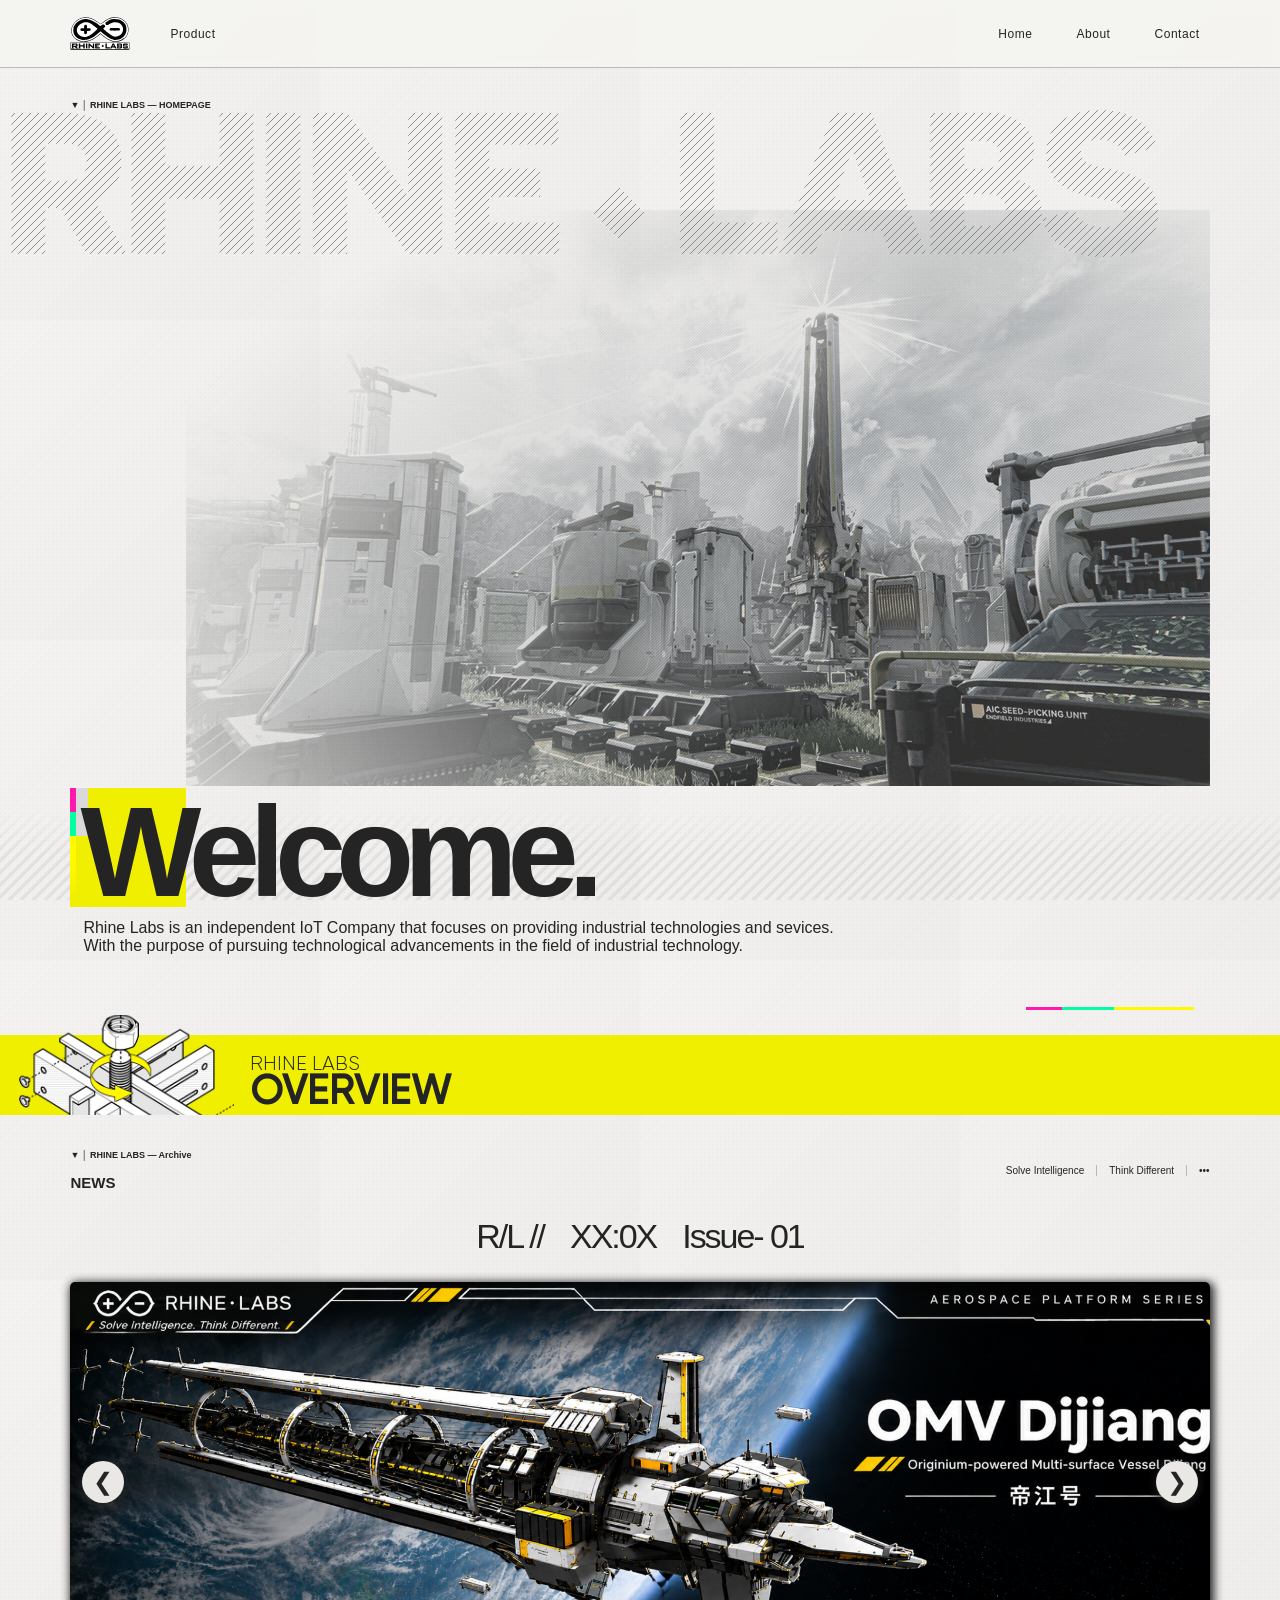
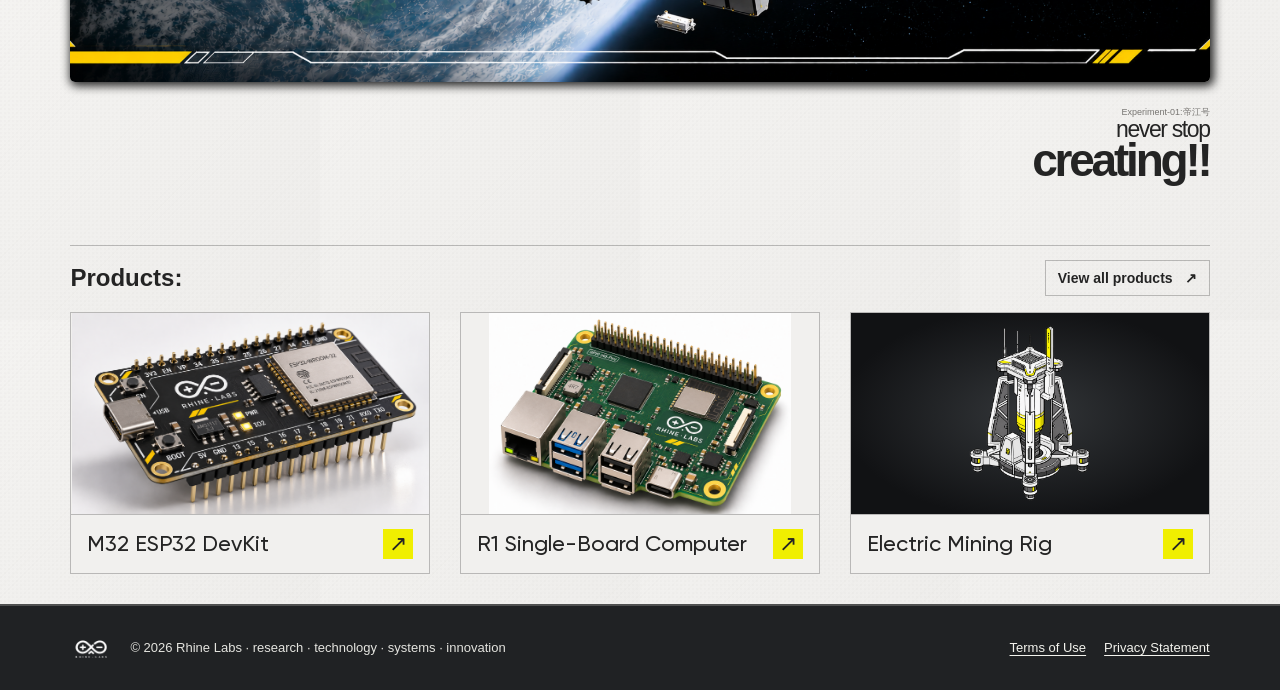
<file: Index.html>
<!DOCTYPE>
<html>
    <head>
        <meta charset="UTF-8"><!--For unicode(꒪▿꒪)-->
        <title>Rhine⬩Labs</title>
        <link rel="icon" type="image/x-icon" href="assets/Logo_ico.ico">
        <link rel="stylesheet" href="style.css">
        <link rel="stylesheet" href="media.css">
        <style>
            strong{font-size: 23px;line-height:0.9;letter-spacing:-.07em;}
        </style>
    </head>
    <body>
        <div class="shallowBg__lw6mP"></div>
        <nav class="navbar"style="position: sticky;top:0;">
            <div class="top_left_main">
                <div class="logo">
                    <img src="Assets/Dark mode.svg" alt="Rhine Labs">
                </div>
                <ul class="product-links">
                    <li><a href="products.html" class="product-item">Product</a></li>
                </ul>
            </div>
            <div class="top_right_nav">
                <ul class="nav-links">
                    <li><a href="Index.html" class="nav-item">Home</a></li>
                    <li><a href="aboutus.html" class="nav-item">About</a></li>
                    <li><a href="contactus.html" class="nav-item">Contact</a></li>
                </ul>
            </div>
        </nav>
        <main>
            <header class="HallowText_hollowText__OJN57" >RHINE⬩LABS</header>
            <div class="content_main page-shell">
                <div class="pagehead" style="margin-bottom: 100px;">
                    <small class="_mini_header_4RkDZ">▼ │ RHINE LABS — HOMEPAGE</small>
                </div>
                <div class="intro_section">
                    <img class="grey_mask_" src="Assets/Automated_Industry_Complex_(AIC).png" style="justify-self: end;max-width: 100%;overflow-x: auto;">
                    <div class="headline">
                        <h2>Welcome.</h2>
                    </div>
                    <p class="under_headlineC087"style="margin-bottom:50px;">Rhine Labs is an independent IoT Company that focuses on providing industrial technologies and sevices. With the purpose of pursuing technological advancements in the field of industrial technology.</p>
                    <div class="_colorLine__jnJPV"></div>
                </div>
            </div>
            <div class="_sectionDivider__PbN7_"><header class="_dividerSubtitle__bTAer">RHINE LABS</header><h2 class="_dividerTitle__yHdrt">OVERVIEW</h2></div>
            <section id="Overview"  class="page-shell">
                <div class="pagehead" style="margin-bottom: 20px;padding-top:15px ;">
                    <div>
                        <small class="_mini_header_4RkDZ" style="margin-bottom:13px ;">▼ │ RHINE LABS — Archive</small>
                        <h1>NEWS</h1>
                    </div>
                    <small class="mini_comment_text_4RkYZ">
                        <span>Solve Intelligence</span>
                        <span>Think Different</span>
                        <span>•••</span>
                    </small>
                </div>
                <p style="display: flex;justify-content: center;align-items: center;font-size:clamp(20px, 3vw, 34px);letter-spacing: -0.06em;gap: 26px;padding:6px 0px 26px;">
                    <span>R/L //</span>
                    <span>XX:0X</span>
                    <span>Issue- 01</span>
                </p>
                <div class="carousel" style="margin-inline: auto;">
                    <div class="track" id="track">
                        <img class="img_archive" src="Assets/OMV_Dijiang.png" alt="">
                        <img class="img_archive" src="Assets/RHINE LABS ESP32 DevKit Infographic-1.png" alt="">
                        <img class="img_archive" src="Assets/RHINE LABS SBC Technical Infographic-2.png" alt="">
                    </div>
                    <button class="prev" onclick="change(-1)">&#10094</button>
                    <button class="next" onclick="change(1)">&#10095</button>
                </div>
                <div class="base-row">
                    <div class="aside-statement">
                        <small>Experiment-01:帝江号</small>
                        <p>never stop<br><strong>creating!!</strong></p>
                    </div>
                </div>
                <div class="home-products-heading">
                    <h1>Products:</h1>
                    <a class="catalog-link" href="products.html">View all products <span aria-hidden="true">↗</span></a>
                </div>
                <div class="product-grid">                    
                    <a class="product-card product-card-link" href="products.html#m32">
                        <div class="product-card-media product-card-media--board">
                            <img src="Products Assets/M32.png" alt="">
                        </div>
                        <span class="product-card-info">
                            <span>M32 ESP32 DevKit</span>
                            <span class="product-card-arrow" aria-hidden="true">↗</span>
                        </span>
                    </a>
                    <a class="product-card product-card-link" href="products.html#R1">
                        <div class="product-card-media product-card-media--board">
                            <img src="Products Assets/R1.png" alt="">
                        </div>
                        <span class="product-card-info">
                            <span>R1 Single-Board Computer</span>
                            <span class="product-card-arrow" aria-hidden="true">↗</span>
                        </span>
                    </a>
                    <a class="product-card product-card-link" href="products.html#electric-mining-rig">
                        <div class="product-card-media product-card-media--equipment">
                            <img src="Products Assets/electric_miningrig_.png" alt="">
                        </div>
                        <span class="product-card-info">
                            <span>Electric Mining Rig</span>
                            <span class="product-card-arrow" aria-hidden="true">↗</span>
                        </span>
                    </a>
                </div>
            </section>
        </main>
        <footer class="page-footer">
            <img src="Assets/Logo_black.png" alt="">
            <p>© 2026 Rhine Labs · research · technology · systems · innovation</p>
            <nav class="footer-links" aria-label="ITE policies">
                <a href="https://www.ite.edu.sg/terms-of-use/">Terms of Use</a>
                <a href="https://www.ite.edu.sg/privacy-statement/">Privacy Statement</a>
            </nav>
        </footer>
        <script>
            const track = document.getElementById("track");
            const total = track.children.length;
            let index = 0;

            function change(dir){
                index = (index + dir + total) % total;
                track.style.transform = `translateX(-${index * 100}%)`;
            }
        </script>
    </body>
</html>
</file>
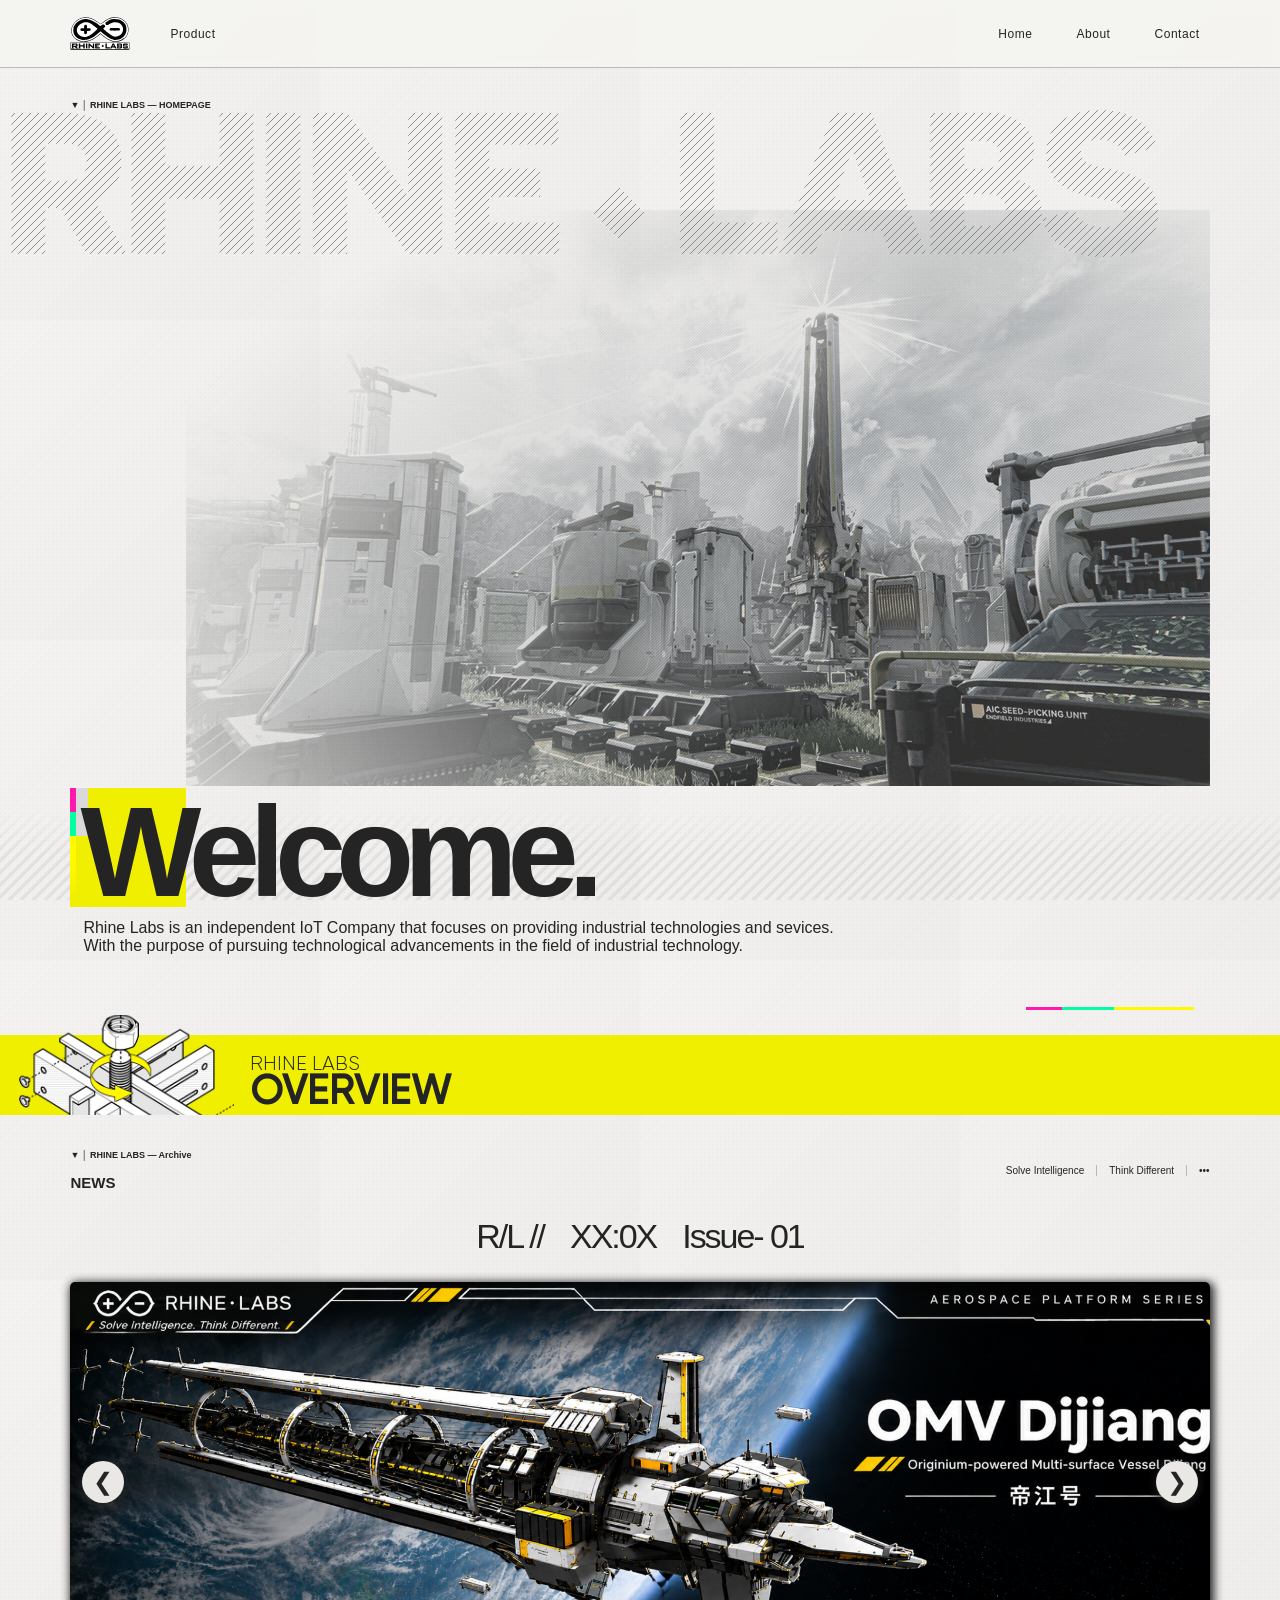
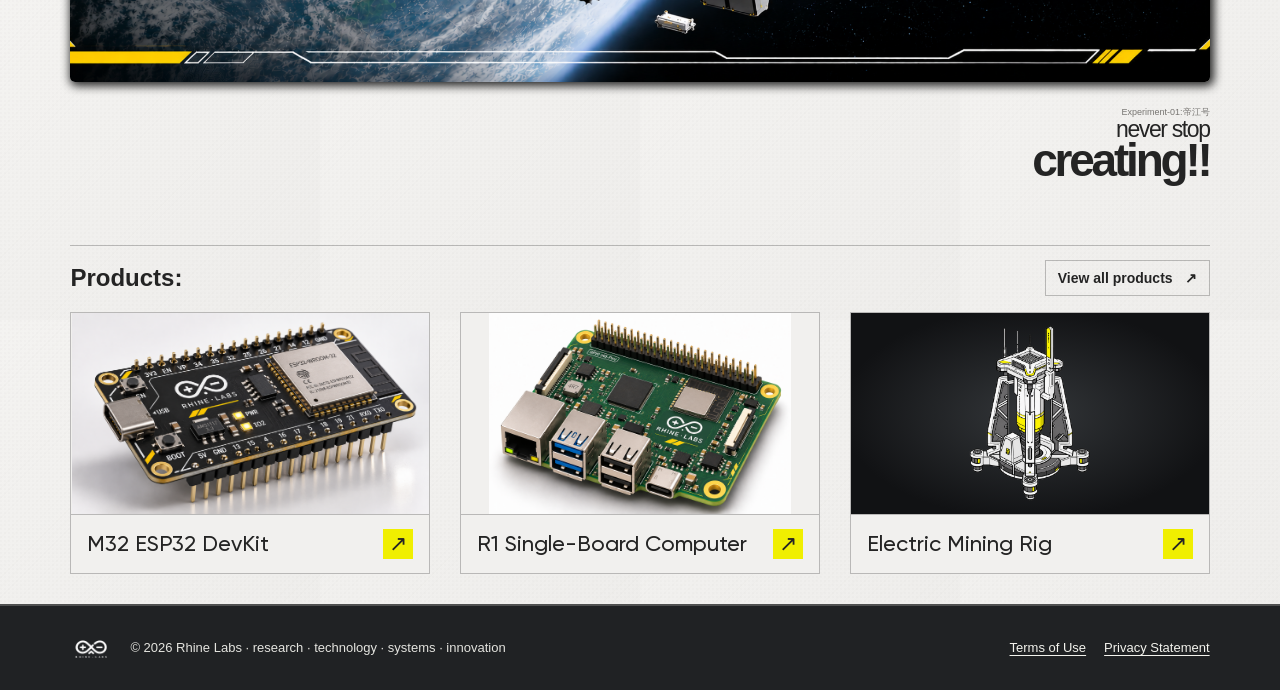
<file: index.html>
<!DOCTYPE html>
<html>
    <head>
        <meta charset="UTF-8"><!--For unicode(꒪▿꒪)-->
        <title>Rhine⬩Labs</title>
        <link rel="icon" type="image/x-icon" href="assets/Logo_ico.ico">
        <link rel="stylesheet" href="style.css">
        <link rel="stylesheet" href="media.css">
        <style>
            strong{font-size: 23px;line-height:0.9;letter-spacing:-.07em;}
        </style>
    </head>
    <body>
        <div class="shallowBg__lw6mP"></div>
        <nav class="navbar"style="position: sticky;top:0;">
            <div class="top_left_main">
                <div class="logo">
                    <img src="Assets/Dark mode.svg" alt="Rhine Labs">
                </div>
                <ul class="product-links">
                    <li><a href="products.html" class="product-item">Product</a></li>
                </ul>
            </div>
            <div class="top_right_nav">
                <ul class="nav-links">
                    <li><a href="index.html" class="nav-item">Home</a></li>
                    <li><a href="aboutus.html" class="nav-item">About</a></li>
                    <li><a href="contactus.html" class="nav-item">Contact</a></li>
                </ul>
            </div>
        </nav>
        <main>
            <header class="HallowText_hollowText__OJN57" style="overflow:hiddent;" >RHINE⬩LABS</header>
            <div class="content_main page-shell">
                <div class="pagehead" style="margin-bottom: 100px;">
                    <small class="_mini_header_4RkDZ">▼ │ RHINE LABS — HOMEPAGE</small>
                </div>
                <div class="intro_section">
                    <img class="grey_mask_" src="Assets/Automated_Industry_Complex_(AIC).png" style="justify-self: end;max-width: 100%;overflow-x: auto;">
                    <div class="headline">
                        <h2>Welcome.</h2>
                    </div>
                    <p class="under_headlineC087"style="margin-bottom:50px;">Rhine Labs is an independent IoT Company that focuses on providing industrial technologies and sevices. With the purpose of pursuing technological advancements in the field of industrial technology.</p>
                    <div class="_colorLine__jnJPV"></div>
                </div>
            </div>
            <div class="_sectionDivider__PbN7_"><header class="_dividerSubtitle__bTAer">RHINE LABS</header><h2 class="_dividerTitle__yHdrt">OVERVIEW</h2></div>
            <section id="Overview"  class="page-shell">
                <div class="pagehead" style="margin-bottom: 20px;padding-top:15px ;">
                    <div>
                        <small class="_mini_header_4RkDZ" style="margin-bottom:13px ;">▼ │ RHINE LABS — Archive</small>
                        <h1>NEWS</h1>
                    </div>
                    <small class="mini_comment_text_4RkYZ">
                        <span>Solve Intelligence</span>
                        <span>Think Different</span>
                        <span>•••</span>
                    </small>
                </div>
                <p style="display: flex;justify-content: center;align-items: center;font-size:clamp(20px, 3vw, 34px);letter-spacing: -0.06em;gap: 26px;padding:6px 0px 26px;">
                    <span>R/L //</span>
                    <span>XX:0X</span>
                    <span>Issue- 01</span>
                </p>
                <div class="carousel" style="margin-inline: auto;">
                    <div class="track" id="track">
                        <img class="img_archive" src="Assets/OMV_Dijiang.png" alt="">
                        <img class="img_archive" src="Assets/RHINE LABS ESP32 DevKit Infographic-1.png" alt="">
                        <img class="img_archive" src="Assets/RHINE LABS SBC Technical Infographic-2.png" alt="">
                    </div>
                    <button class="prev" onclick="change(-1)">&#10094</button>
                    <button class="next" onclick="change(1)">&#10095</button>
                </div>
                <div class="base-row">
                    <div class="aside-statement">
                        <small>Experiment-01:帝江号</small>
                        <p>never stop<br><strong>creating!!</strong></p>
                    </div>
                </div>
                <div class="home-products-heading">
                    <h1>Products:</h1>
                    <a class="catalog-link" href="products.html">View all products <span aria-hidden="true">↗</span></a>
                </div>
                <div class="product-grid">                    
                    <a class="product-card product-card-link" href="products.html#m32">
                        <div class="product-card-media product-card-media--board">
                            <img src="Products Assets/M32.png" alt="">
                        </div>
                        <span class="product-card-info">
                            <span>M32 ESP32 DevKit</span>
                            <span class="product-card-arrow" aria-hidden="true">↗</span>
                        </span>
                    </a>
                    <a class="product-card product-card-link" href="products.html#R1">
                        <div class="product-card-media product-card-media--board">
                            <img src="Products Assets/R1.png" alt="">
                        </div>
                        <span class="product-card-info">
                            <span>R1 Single-Board Computer</span>
                            <span class="product-card-arrow" aria-hidden="true">↗</span>
                        </span>
                    </a>
                    <a class="product-card product-card-link" href="products.html#electric-mining-rig">
                        <div class="product-card-media product-card-media--equipment">
                            <img src="Products Assets/electric_miningrig_.png" alt="">
                        </div>
                        <span class="product-card-info">
                            <span>Electric Mining Rig</span>
                            <span class="product-card-arrow" aria-hidden="true">↗</span>
                        </span>
                    </a>
                </div>
            </section>
        </main>
        <footer class="page-footer">
            <img src="Assets/Logo_black.png" alt="">
            <p>© 2026 Rhine Labs · research · technology · systems · innovation</p>
            <nav class="footer-links" aria-label="ITE policies">
                <a href="https://www.ite.edu.sg/terms-of-use/">Terms of Use</a>
                <a href="https://www.ite.edu.sg/privacy-statement/">Privacy Statement</a>
            </nav>
        </footer>
        <script>
            const track = document.getElementById("track");
            const total = track.children.length;
            let index = 0;

            function change(dir){
                index = (index + dir + total) % total;
                track.style.transform = `translateX(-${index * 100}%)`;
            }
        </script>
    </body>
</html>
</file>
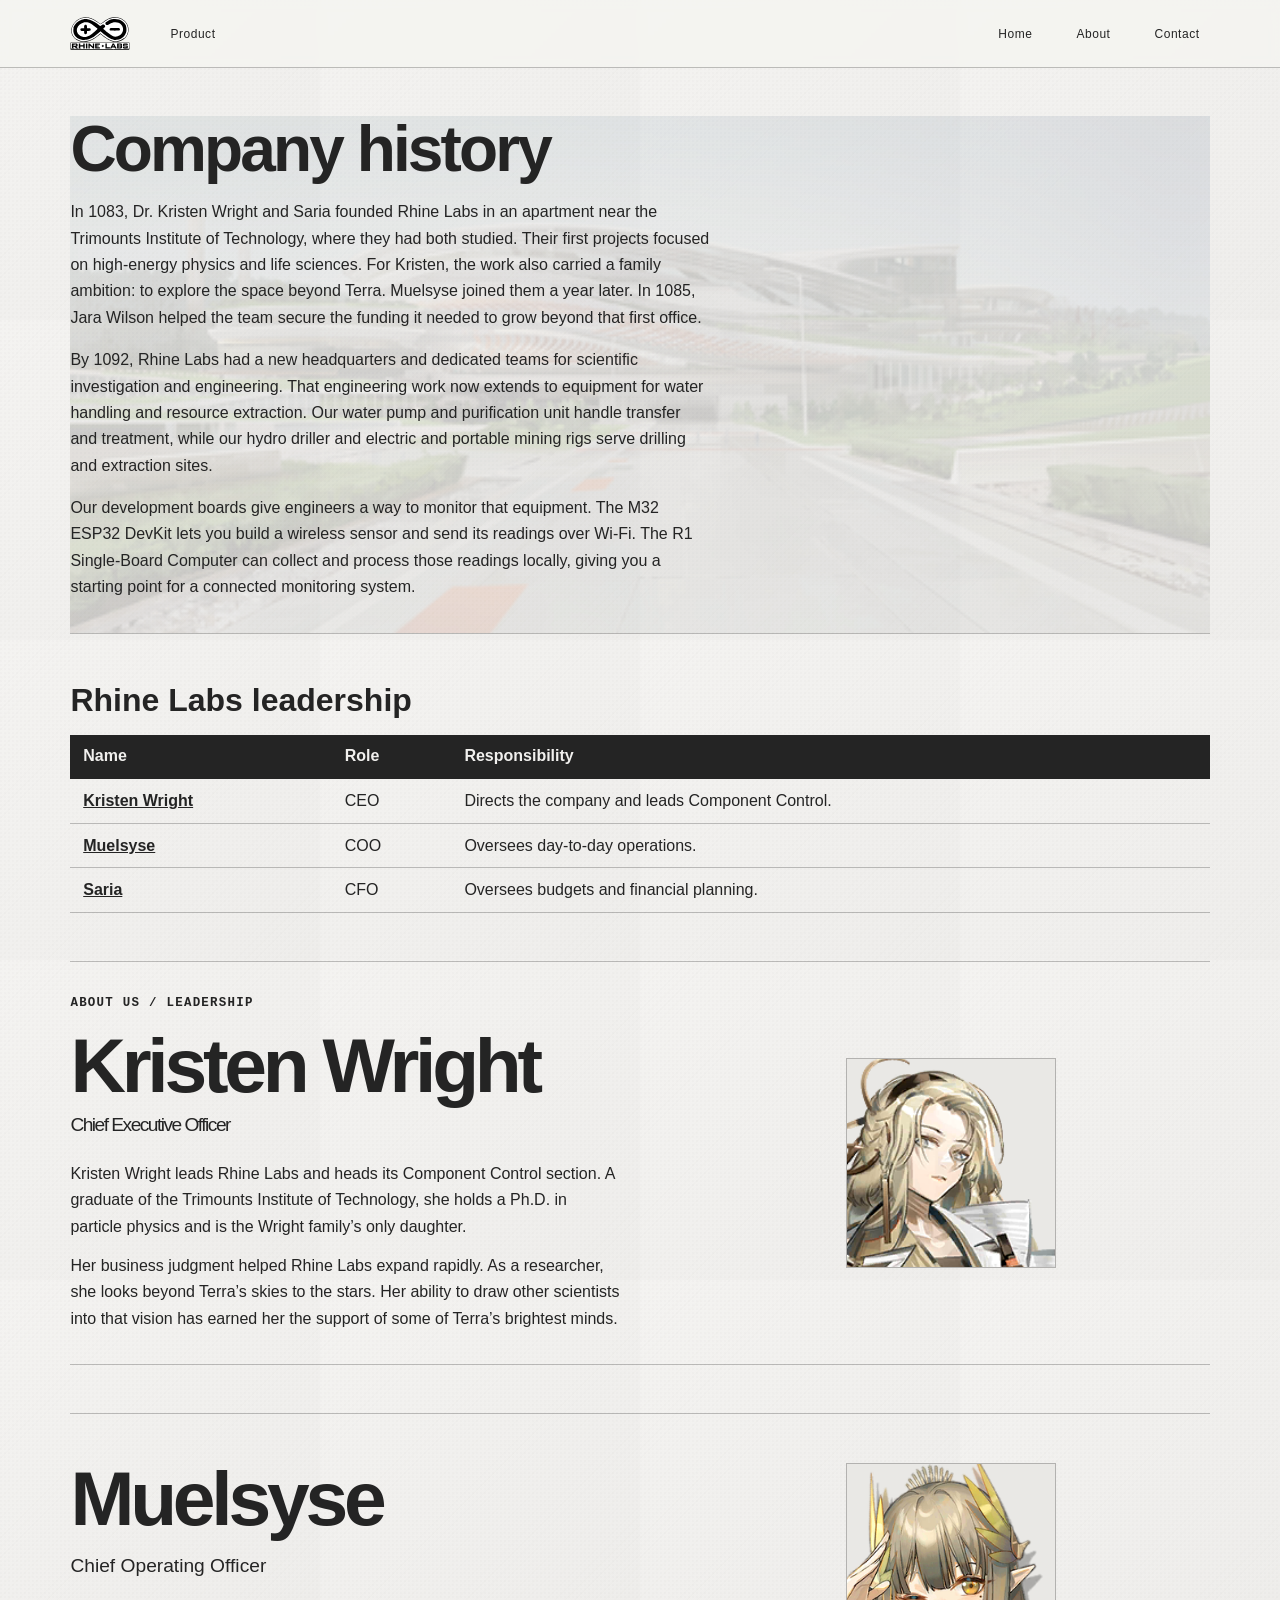
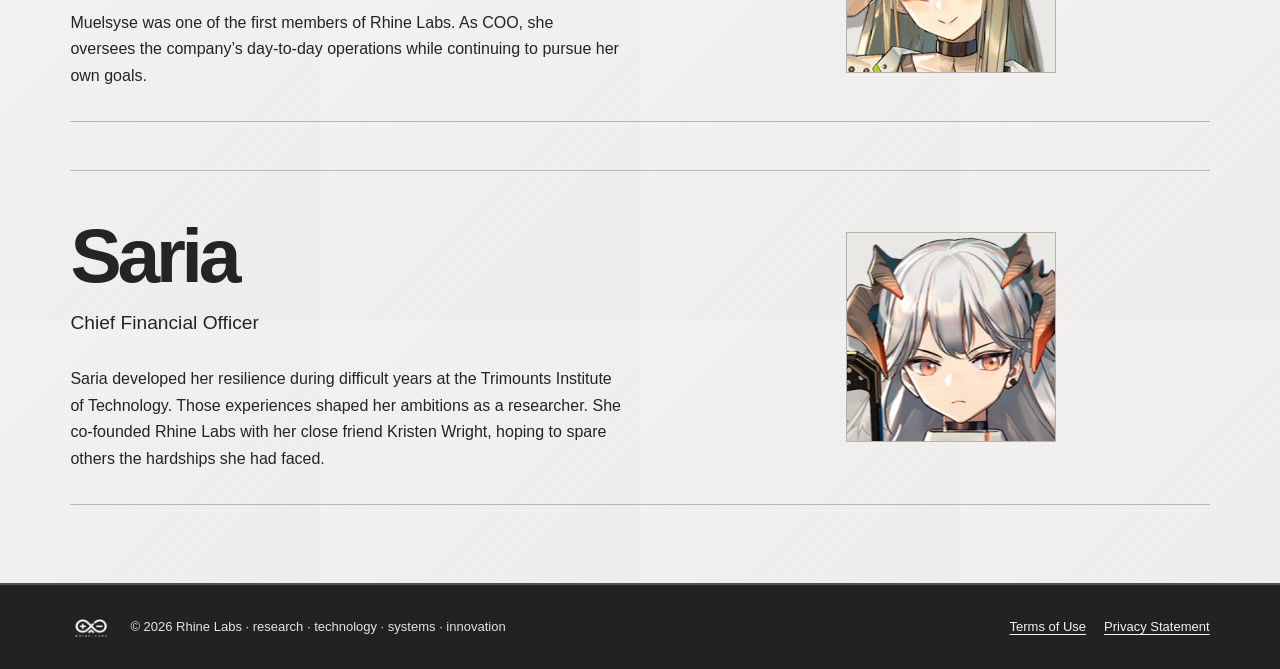
<file: aboutus.html>
<!doctype html>
<html lang="en">
    <head>
        <meta charset="UTF-8"><!--For unicode(꒪▿꒪)-->
        <meta name="viewport" content="width=device-width, initial-scale=1">
        <title>About Us | Rhine Labs</title>
        <link rel="icon" type="image/x-icon" href="Assets/Logo_ico.ico">
        <link rel="stylesheet" href="style.css">
        <link rel="stylesheet" href="media.css">
    </head>
    <body class="about-page">
        <nav class="navbar">
            <div class="top_left_main">
                <div class="logo">
                    <img src="Assets/Dark mode.svg" alt="Rhine Labs">
                </div>
                <ul class="product-links">
                    <li><a href="products.html" class="product-item">Product</a></li>
                </ul>
            </div>
            <div class="top_right_nav">
                <ul class="nav-links">
                    <li><a href="index.html" class="nav-item">Home</a></li>
                    <li><a href="aboutus.html" class="nav-item">About</a></li>
                    <li><a href="contactus.html" class="nav-item">Contact</a></li>
                </ul>
            </div>
        </nav>
        <main>
            <section class="company-history" aria-labelledby="company-history">
                <h1 id="company-history">Company history</h1>
                <p>In 1083, Dr. Kristen Wright and Saria founded Rhine Labs in an apartment near the Trimounts Institute of Technology, where they had both studied. Their first projects focused on high-energy physics and life sciences. For Kristen, the work also carried a family ambition: to explore the space beyond Terra. Muelsyse joined them a year later. In 1085, Jara Wilson helped the team secure the funding it needed to grow beyond that first office.</p>
                <p>By 1092, Rhine Labs had a new headquarters and dedicated teams for scientific investigation and engineering. That engineering work now extends to equipment for water handling and resource extraction. Our water pump and purification unit handle transfer and treatment, while our hydro driller and electric and portable mining rigs serve drilling and extraction sites.</p>
                <p>Our development boards give engineers a way to monitor that equipment. The M32 ESP32 DevKit lets you build a wireless sensor and send its readings over Wi-Fi. The R1 Single-Board Computer can collect and process those readings locally, giving you a starting point for a connected monitoring system.</p>
            </section>
            <div class="leadership-table" tabindex="0" role="region" aria-label="Leadership responsibilities">
                <table>
                    <caption>Rhine Labs leadership</caption>
                    <thead><tr><th scope="col">Name</th><th scope="col">Role</th><th scope="col">Responsibility</th></tr></thead>
                    <tbody>
                        <tr><th scope="row"><a href="#director-name">Kristen Wright</a></th><td>CEO</td><td>Directs the company and leads Component Control.</td></tr>
                        <tr><th scope="row"><a href="#muelsyse-name">Muelsyse</a></th><td>COO</td><td>Oversees day-to-day operations.</td></tr>
                        <tr><th scope="row"><a href="#saria-name">Saria</a></th><td>CFO</td><td>Oversees budgets and financial planning.</td></tr>
                    </tbody>
                </table>
            </div>
            <section class="director-profile" aria-labelledby="director-name">
                <div class="director-bio">
                    <p class="director-role">About us / Leadership</p>
                    <h2 id="director-name" class="director-name">Kristen Wright</h2>
                    <h2>Chief Executive Officer</h2>
                    <p>Kristen Wright leads Rhine Labs and heads its Component Control section. A graduate of the Trimounts Institute of Technology, she holds a Ph.D. in particle physics and is the Wright family’s only daughter.</p>
                    <p>Her business judgment helped Rhine Labs expand rapidly. As a researcher, she looks beyond Terra’s skies to the stars. Her ability to draw other scientists into that vision has earned her the support of some of Terra’s brightest minds.</p>
                </div>
                <span class="face-frame face-kristen-wright"><img src="images/kristen-wright.png" alt="Portrait of Kristen Wright"></span>
            </section>
            <section class="director-profile" aria-labelledby="muelsyse-name">
                <div class="director-bio">
                    <h2 id="muelsyse-name" class="director-name">Muelsyse</h2>
                    <p class="operations-title">Chief Operating Officer</p>
                    <p>Muelsyse was one of the first members of Rhine Labs. As COO, she oversees the company’s day-to-day operations while continuing to pursue her own goals.</p>
                </div>
                <span class="face-frame face-muelsyse"><img src="images/muelsyse.png" alt="Portrait of Muelsyse"></span>
            </section>
            <section class="director-profile" aria-labelledby="saria-name">
                <div class="director-bio">
                    <h2 id="saria-name" class="director-name">Saria</h2>
                    <p class="operations-title">Chief Financial Officer</p>
                    <p>Saria developed her resilience during difficult years at the Trimounts Institute of Technology. Those experiences shaped her ambitions as a researcher. She co-founded Rhine Labs with her close friend Kristen Wright, hoping to spare others the hardships she had faced.</p>
                </div>
                <span class="face-frame face-saria"><img src="images/saria.png" alt="Portrait of Saria"></span>
            </section>
        </main>
        <footer class="page-footer">
            <img src="Assets/Logo_black.png" alt="">
            <p>© 2026 Rhine Labs · research · technology · systems · innovation</p>
            <nav class="footer-links" aria-label="ITE policies">
                <a href="https://www.ite.edu.sg/terms-of-use/">Terms of Use</a>
                <a href="https://www.ite.edu.sg/privacy-statement/">Privacy Statement</a>
            </nav>
        </footer>
    </body>
</html>
</file>
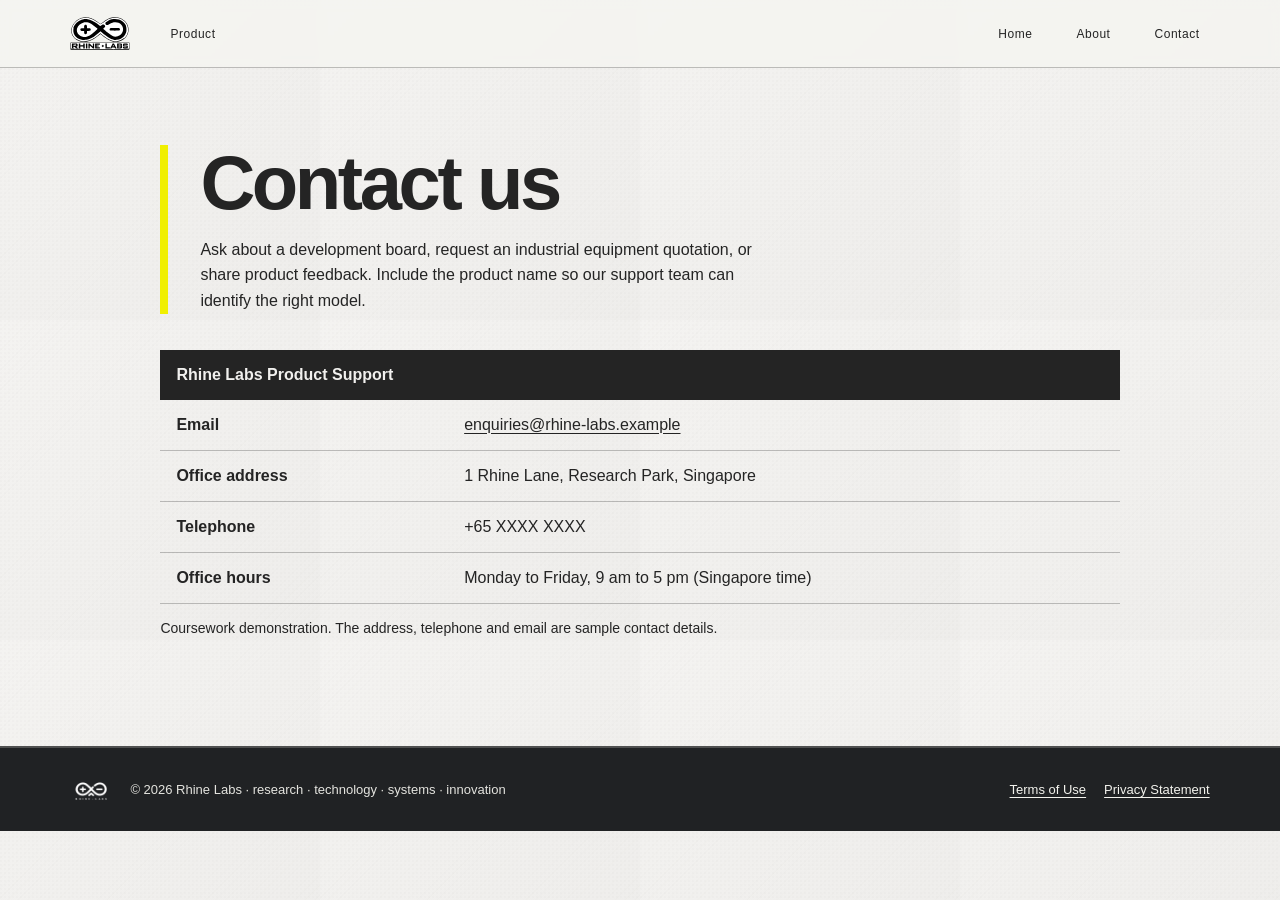
<file: Contact.html>
<!doctype html><html lang="en"><head><meta charset="utf-8"><title>Contact Us | Rhine Labs</title><meta http-equiv="refresh" content="0;url=contactus.html"></head><body><a href="contactus.html">Contact Rhine Labs</a></body></html>
</file>
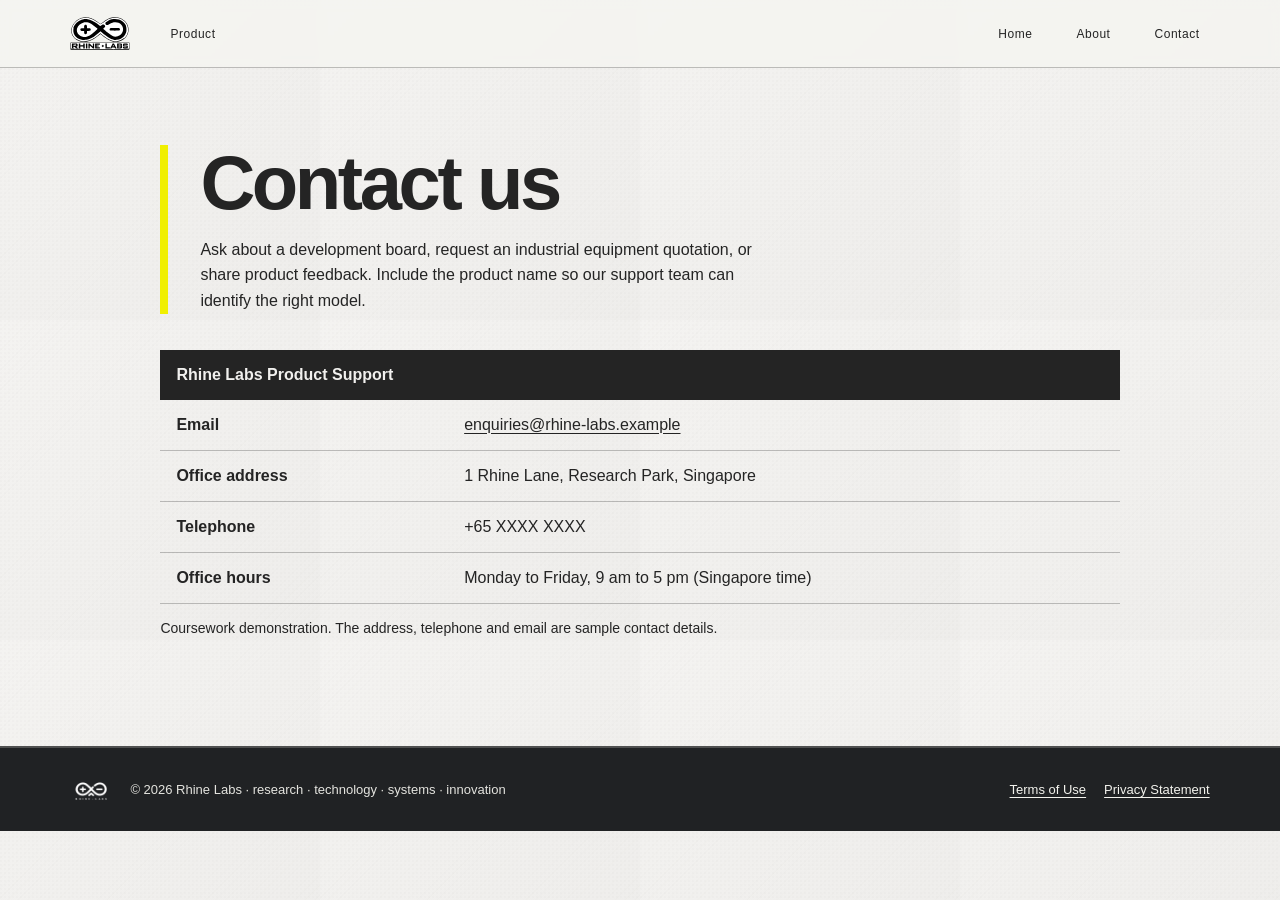
<file: contactus.html>
<!DOCTYPE html>
<html lang="en">
    <head>
        <meta charset="UTF-8"><!--For unicode (꒪▿꒪)-->
        <meta name="viewport" content="width=device-width, initial-scale=1">
        <title>Contact Us | Rhine Labs</title>
        <link rel="icon" type="image/x-icon" href="Assets/Logo_ico.ico">
        <link rel="stylesheet" href="style.css">
        <link rel="stylesheet" href="media.css">
    </head>
    <body>
        <nav class="navbar">
            <div class="top_left_main">
                <div class="logo">
                    <img src="Assets/Dark mode.svg" alt="Rhine Labs">
                </div>
                <ul class="product-links">
                    <li><a href="products.html" class="product-item">Product</a></li>
                </ul>
            </div>
            <div class="top_right_nav">
                <ul class="nav-links">
                    <li><a href="index.html" class="nav-item">Home</a></li>
                    <li><a href="aboutus.html" class="nav-item">About</a></li>
                    <li><a href="contactus.html" aria-current="page" class="nav-item">Contact</a></li>
                </ul>
            </div>
        </nav>
        <main class="contact-page" id="contact">
            <header class="contact-intro">
                <h1>Contact us</h1>
                <p>Ask about a development board, request an industrial equipment quotation, or share product feedback. Include the product name so our support team can identify the right model.</p>
            </header>
            <div class="contact-directory" role="region" aria-label="Contact directory" tabindex="0">
                <table>
                    <caption>Rhine Labs Product Support</caption>
                    <tbody>
                        <tr><th scope="row">Email</th><td><a href="mailto:enquiries@rhine-labs.example?subject=Rhine%20Labs%20product%20enquiry">enquiries@rhine-labs.example</a></td></tr>
                        <tr><th scope="row">Office address</th><td><address>1 Rhine Lane, Research Park, Singapore</address></td></tr>
                        <tr><th scope="row">Telephone</th><td>+65 XXXX XXXX</td></tr>
                        <tr><th scope="row">Office hours</th><td>Monday to Friday, 9 am to 5 pm (Singapore time)</td></tr>
                    </tbody>
                </table>
            </div>
            <p class="contact-note">Coursework demonstration. The address, telephone and email are sample contact details.</p>
        </main>
        <footer class="page-footer">
            <img src="Assets/Logo_black.png" alt="">
            <p>© 2026 Rhine Labs · research · technology · systems · innovation</p>
            <nav class="footer-links" aria-label="ITE policies">
                <a href="https://www.ite.edu.sg/terms-of-use/">Terms of Use</a>
                <a href="https://www.ite.edu.sg/privacy-statement/">Privacy Statement</a>
            </nav>
        </footer>
    </body>
</html>
</file>
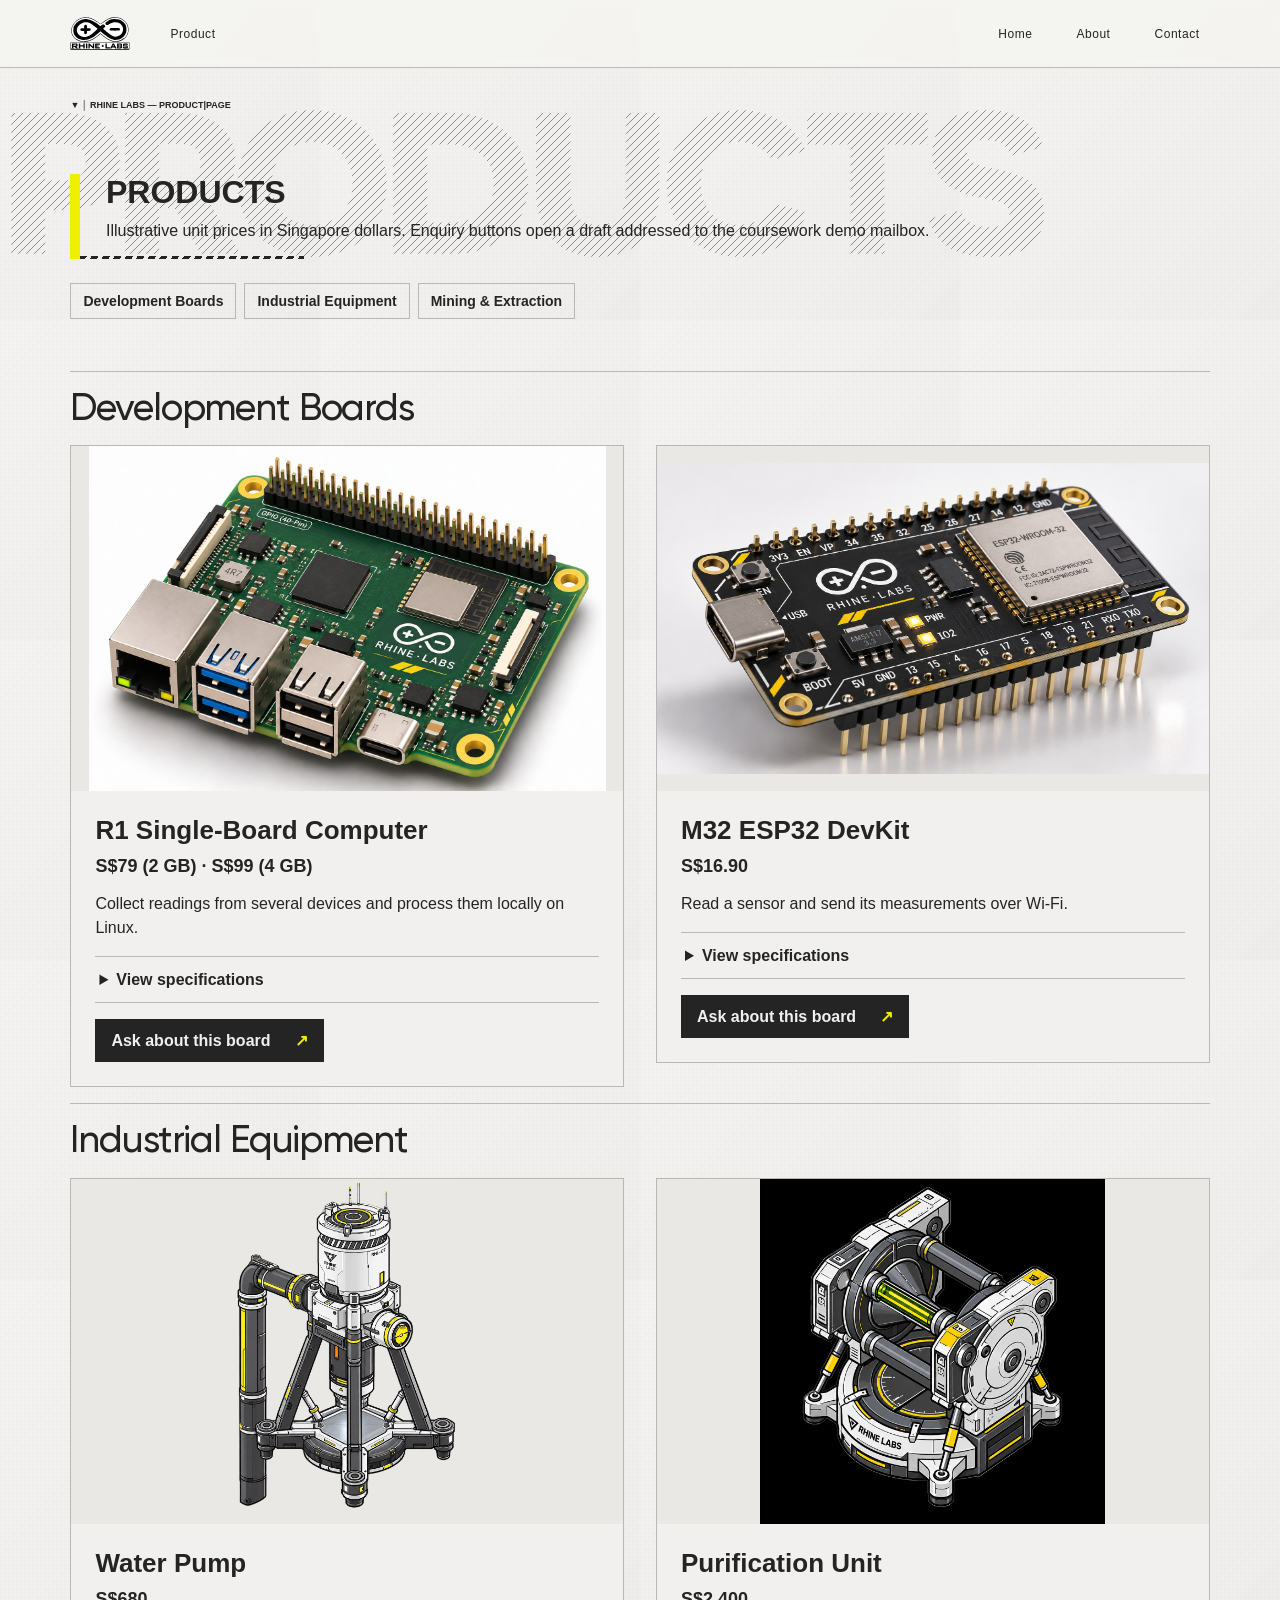
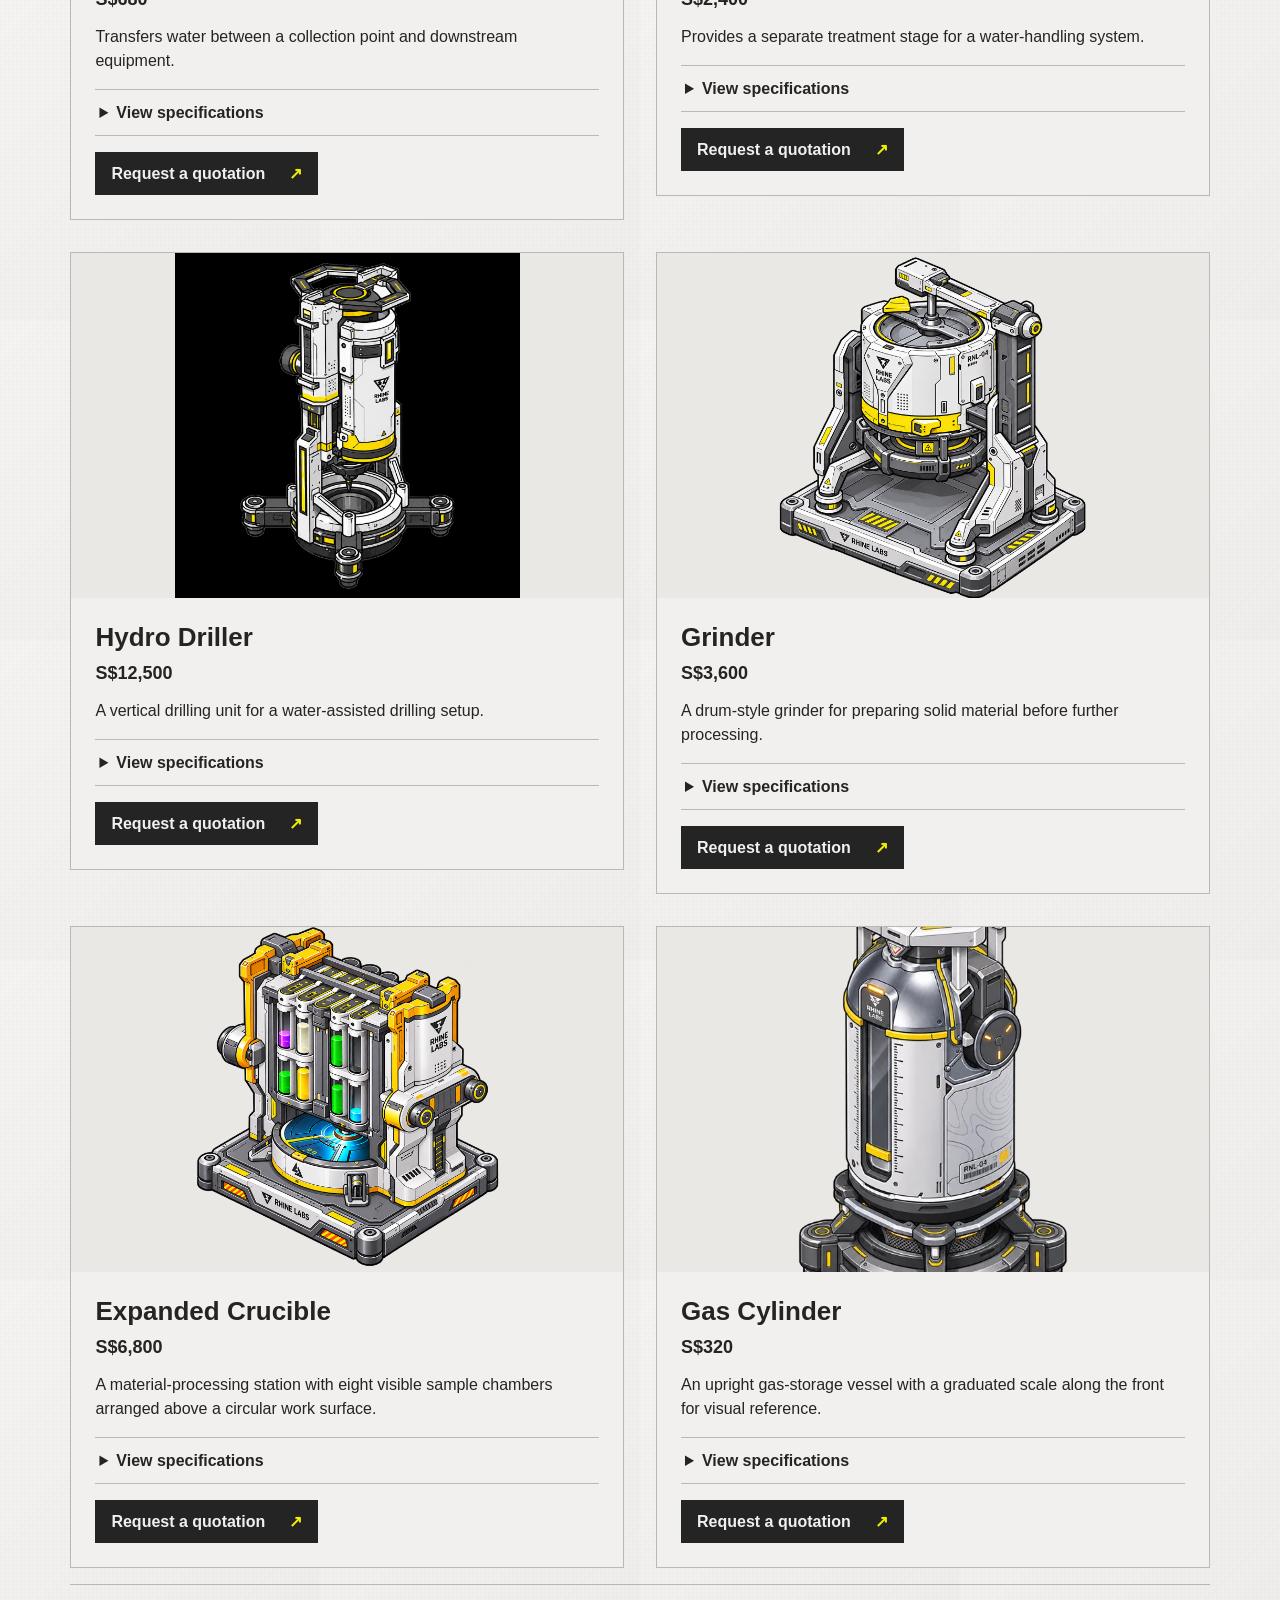
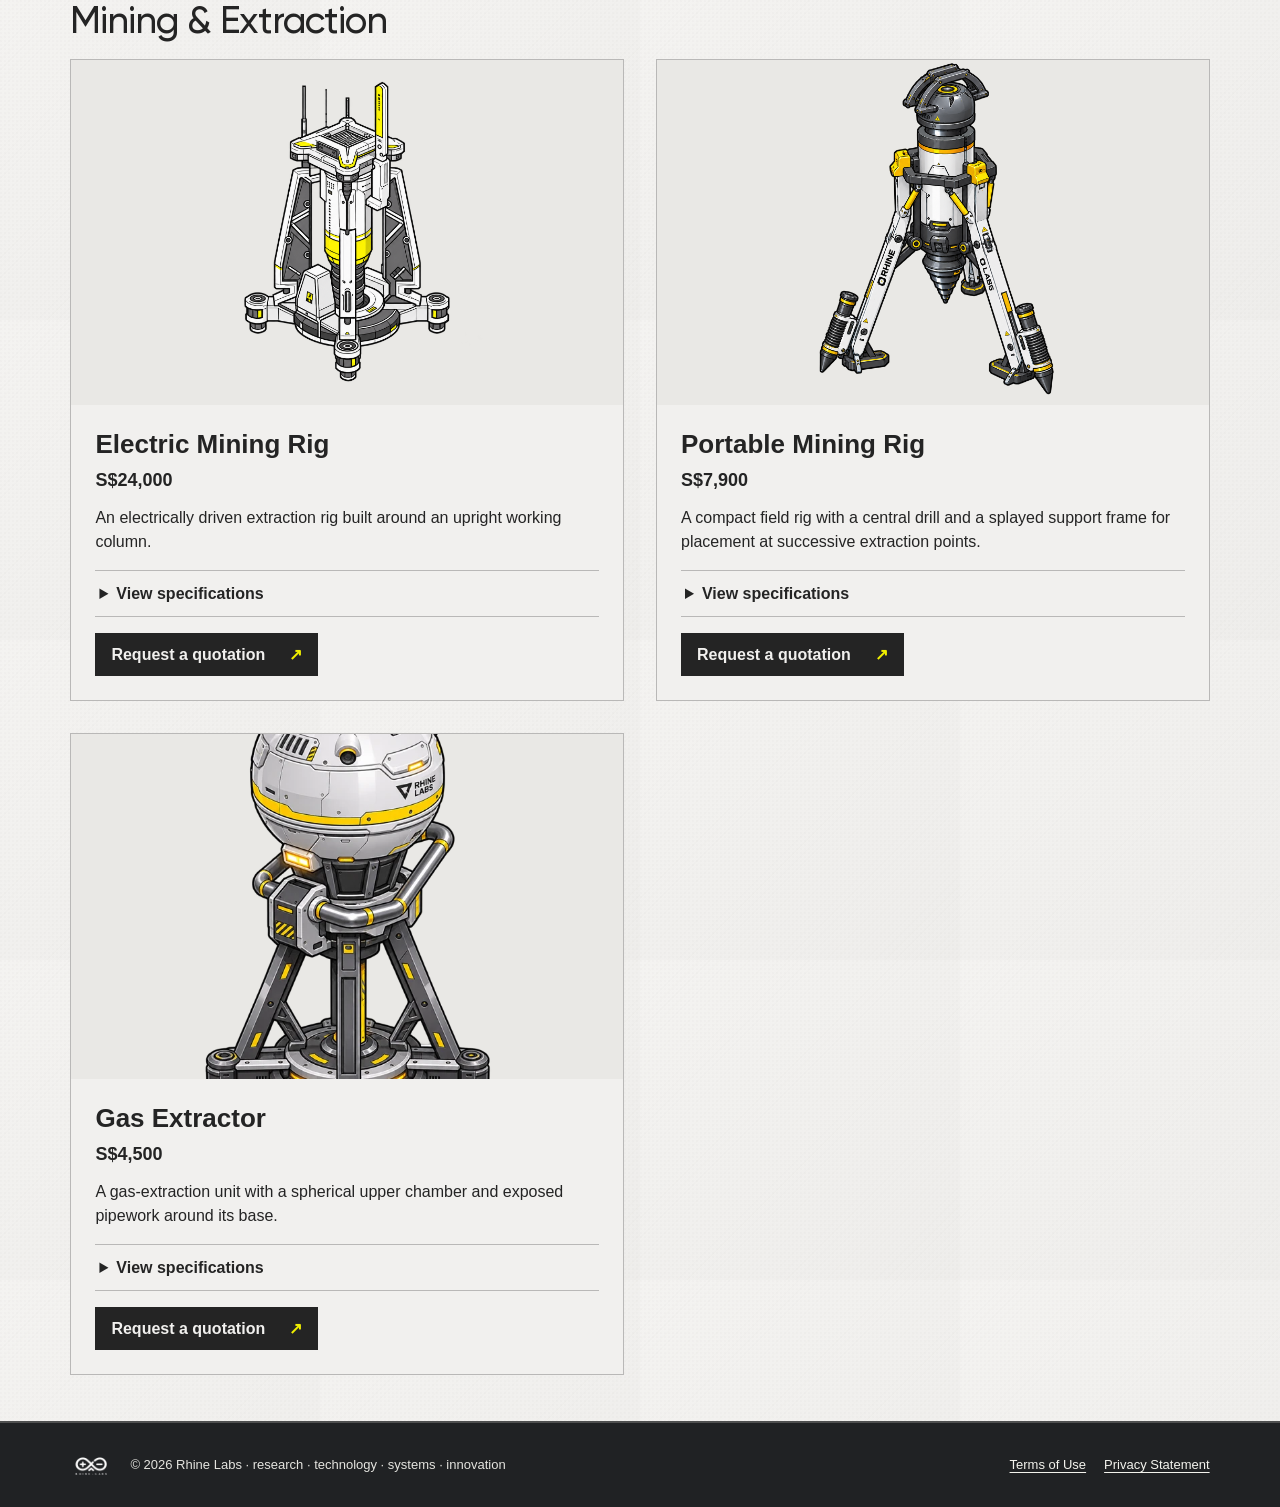
<file: products.html>
<!DOCTYPE html>
<html lang="en">
    <head>
        <meta charset="UTF-8"><!--For unicode (꒪▿꒪)-->
        <meta name="viewport" content="width=device-width, initial-scale=1"><!-- viewport is important for scaling-->
        <title>Products | Rhine Labs</title>
        <link rel="icon" type="image/x-icon" href="Assets/Logo_ico.ico">
        <link rel="stylesheet" href="style.css">
        <link rel="stylesheet" href="media.css">
        <link rel="stylesheet" href="product.css">
    </head>
    <body>
        <nav class="navbar">
            <div class="top_left_main">
                <div class="logo">
                    <img src="Assets/Dark mode.svg" alt="Rhine Labs">
                </div>
                <ul class="product-links">
                    <li><a href="products.html" aria-current="page" class="product-item">Product</a></li>
                </ul>
            </div>
            <div class="top_right_nav">
                <ul class="nav-links">
                    <li><a href="index.html" class="nav-item">Home</a></li>
                    <li><a href="aboutus.html" class="nav-item">About</a></li>
                    <li><a href="contactus.html" class="nav-item">Contact</a></li>
                </ul>
            </div>
        </nav>
        <main>
            <div class="HallowText_hollowText__OJN57">PRODUCTS</div>
            <div class="content_main page-shell">
                <div class="pagehead" >
                    <small class="_mini_header_4RkDZ">▼ │ RHINE LABS — PRODUCT|PAGE</small>
                </div>
                <header class="catalog-header">
                    <h1>PRODUCTS</h1>
                    <p class="pricing-note">Illustrative unit prices in Singapore dollars. Enquiry buttons open a draft addressed to the coursework demo mailbox.</p>
                </header>
                <nav class="catalog-navigation" aria-label="Product categories">
                    <a href="#PCB">Development Boards</a>
                    <a href="#industrial-equipment">Industrial Equipment</a>
                    <a href="#Extractors">Mining &amp; Extraction</a>
                </nav>
                <section class="product-group" id="PCB">
                    <h2>Development Boards</h2>
                    <div class="board-grid">
                        <article class="board-card" id="R1" aria-labelledby="R1-title">
                            <img src="Products%20Assets/R1.png" alt="R1 Single-Board Computer board" width="1536" height="1024">
                            <div class="board-card-content">
                                <h3 id="R1-title">R1 Single-Board Computer</h3>
                                <p class="product-price">S$79 (2 GB) · S$99 (4 GB)</p>
                                <p>Collect readings from several devices and process them locally on Linux.</p>
                                <details class="product-details">
                                    <summary>View specifications</summary>
                                    <table class="board-specs">
                                    <caption>Technical specifications</caption>
                                    <tbody>
                                        <tr><th scope="row">Processor</th><td>Quad-core Arm Cortex-A53, 1.5 GHz</td></tr>
                                        <tr><th scope="row">Memory</th><td>2 GB or 4 GB LPDDR4, depending on variant</td></tr>
                                        <tr><th scope="row">Storage</th><td>microSD, up to 512 GB</td></tr>
                                        <tr><th scope="row">Wireless</th><td>Wi-Fi 5 (802.11ac) and Bluetooth 5.0</td></tr>
                                        <tr><th scope="row">Ethernet</th><td>Gigabit Ethernet (10/100/1000 Mb/s)</td></tr>
                                        <tr><th scope="row">USB</th><td>2 × USB 3.0 Type-A and 2 × USB 2.0 Type-A</td></tr>
                                        <tr><th scope="row">Power</th><td>USB-C, 5 V / 3 A</td></tr>
                                        <tr><th scope="row">Expansion</th><td>40-pin GPIO (3.3 V), CSI camera connector and DSI display connector</td></tr>
                                        <tr><th scope="row">Video</th><td>Dual micro-HDMI, up to 4K at 60 Hz</td></tr>
                                        <tr><th scope="row">Dimensions</th><td>85 × 56 mm</td></tr>
                                        <tr><th scope="row">Software</th><td>Linux-based operating systems</td></tr>
                                    </tbody>
                                </table>
                                </details>
                                <a class="product-enquiry" href="mailto:enquiries@rhine-labs.example?subject=Product%20enquiry%20%E2%80%93%20R1%20Single-Board%20Computer" aria-label="Ask about this board — R1 Single-Board Computer">Ask about this board <span aria-hidden="true">↗</span></a>
                            </div>
                        </article>
                        <article class="board-card" id="m32" aria-labelledby="m32-title">
                            <img src="Products%20Assets/M32.png" alt="M32 ESP32 DevKit board" width="1672" height="941">
                            <div class="board-card-content">
                                <h3 id="m32-title">M32 ESP32 DevKit</h3>
                                <p class="product-price">S$16.90</p>
                                <p>Read a sensor and send its measurements over Wi-Fi.</p>
                                <details class="product-details">
                                    <summary>View specifications</summary>
                                    <table class="board-specs">
                                    <caption>Technical specifications</caption>
                                    <tbody>
                                        <tr><th scope="row">Module</th><td>ESP32-WROOM-32</td></tr>
                                        <tr><th scope="row">Processor</th><td>Dual-core Xtensa LX6, up to 240 MHz</td></tr>
                                        <tr><th scope="row">Memory</th><td>520 KB SRAM and 4 MB flash on the module</td></tr>
                                        <tr><th scope="row">Wireless</th><td>2.4 GHz Wi-Fi (802.11 b/g/n) and Bluetooth 4.2 (BR/EDR and BLE)</td></tr>
                                        <tr><th scope="row">I/O</th><td>GPIO with ADC, DAC, PWM, I²C, SPI and UART support</td></tr>
                                        <tr><th scope="row">Power</th><td>5 V via USB or regulated 3.3 V</td></tr>
                                        <tr><th scope="row">USB and controls</th><td>USB-C via UART bridge, EN and BOOT buttons, power LED and user LED (IO2)</td></tr>
                                        <tr><th scope="row">Dimensions</th><td>Approximately 54 × 28 mm</td></tr>
                                        <tr><th scope="row">Development</th><td>Arduino, ESP-IDF and MicroPython</td></tr>
                                    </tbody>
                                </table>
                                </details>
                                <a class="product-enquiry" href="mailto:enquiries@rhine-labs.example?subject=Product%20enquiry%20%E2%80%93%20M32%20ESP32%20DevKit" aria-label="Ask about this board — M32 ESP32 DevKit">Ask about this board <span aria-hidden="true">↗</span></a>
                            </div>
                        </article>
                    </div>
                </section>
                <section class="product-group" id="industrial-equipment">
                    <h2>Industrial Equipment</h2>
                    <div class="board-grid">
                        <article class="board-card" id="water-pump" aria-labelledby="water-pump-title">
                            <img src="Products%20Assets/water_pump_.png" alt="Water Pump" loading="lazy">
                            <div class="board-card-content">
                                <h3 id="water-pump-title">Water Pump</h3>
                                <p class="product-price">S$680</p>
                                <p>Transfers water between a collection point and downstream equipment.</p>
                                <details class="product-details">
                                    <summary>View specifications</summary>
                                    <table class="board-specs">
                                    <caption>Water Pump specifications</caption>
                                    <tbody>
                                    <tr><th scope="row">Working medium</th><td>Water</td></tr>
                                    <tr><th scope="row">Pipe layout</th><td>Side connections with an external pipe elbow</td></tr>
                                    <tr><th scope="row">Mounting</th><td>Braced upright frame on a circular base</td></tr>
                                    <tr><th scope="row">Example monitoring points</th><td>Discharge flow and line pressure</td></tr>
                                    </tbody>
                                </table>
                                </details>
                                <a class="product-enquiry" href="mailto:enquiries@rhine-labs.example?subject=Quotation%20request%20%E2%80%93%20Water%20Pump" aria-label="Request a quotation — Water Pump">Request a quotation <span aria-hidden="true">↗</span></a>
                            </div>
                        </article>
                        <article class="board-card" id="purification-unit" aria-labelledby="purification-unit-title">
                            <img src="Products%20Assets/purification_unit.png" alt="Purification Unit" loading="lazy">
                            <div class="board-card-content">
                                <h3 id="purification-unit-title">Purification Unit</h3>
                                <p class="product-price">S$2,400</p>
                                <p>Provides a separate treatment stage for a water-handling system.</p>
                                <details class="product-details">
                                    <summary>View specifications</summary>
                                    <table class="board-specs">
                                    <caption>Purification Unit specifications</caption>
                                    <tbody>
                                    <tr><th scope="row">Process</th><td>Water purification</td></tr>
                                    <tr><th scope="row">Assembly</th><td>Horizontal cylindrical housing between two side plates</td></tr>
                                    <tr><th scope="row">Mounting</th><td>Circular base with stabilising feet</td></tr>
                                    <tr><th scope="row">Example monitoring points</th><td>Inlet and outlet water quality</td></tr>
                                    </tbody>
                                </table>
                                </details>
                                <a class="product-enquiry" href="mailto:enquiries@rhine-labs.example?subject=Quotation%20request%20%E2%80%93%20Purification%20Unit" aria-label="Request a quotation — Purification Unit">Request a quotation <span aria-hidden="true">↗</span></a>
                            </div>
                        </article>
                        <article class="board-card" id="hydro-driller" aria-labelledby="hydro-driller-title">
                            <img src="Products%20Assets/Hydro_driller.png" alt="Hydro Driller" loading="lazy">
                            <div class="board-card-content">
                                <h3 id="hydro-driller-title">Hydro Driller</h3>
                                <p class="product-price">S$12,500</p>
                                <p>A vertical drilling unit for a water-assisted drilling setup.</p>
                                <details class="product-details">
                                    <summary>View specifications</summary>
                                    <table class="board-specs">
                                    <caption>Hydro Driller specifications</caption>
                                    <tbody>
                                    <tr><th scope="row">Application</th><td>Water-assisted drilling</td></tr>
                                    <tr><th scope="row">Orientation</th><td>Vertical cylindrical body</td></tr>
                                    <tr><th scope="row">Mounting</th><td>Open frame with a ring base</td></tr>
                                    <tr><th scope="row">Example monitoring points</th><td>Water-feed pressure and drilling time</td></tr>
                                    </tbody>
                                </table>
                                </details>
                                <a class="product-enquiry" href="mailto:enquiries@rhine-labs.example?subject=Quotation%20request%20%E2%80%93%20Hydro%20Driller" aria-label="Request a quotation — Hydro Driller">Request a quotation <span aria-hidden="true">↗</span></a>
                            </div>
                        </article>
                        <article class="board-card" id="grinder" aria-labelledby="grinder-title">
                            <img src="Products%20Assets/Grinder.png" alt="Grinder" loading="lazy">
                            <div class="board-card-content">
                                <h3 id="grinder-title">Grinder</h3>
                                <p class="product-price">S$3,600</p>
                                <p>A drum-style grinder for preparing solid material before further processing.</p>
                                <details class="product-details">
                                    <summary>View specifications</summary>
                                    <table class="board-specs">
                                    <caption>Grinder specifications</caption>
                                    <tbody>
                                        <tr><th scope="row">Drum</th><td>Upright cylindrical housing</td></tr>
                                        <tr><th scope="row">Shaft layout</th><td>Central vertical shaft beneath an overhead arm</td></tr>
                                        <tr><th scope="row">Mounting</th><td>Braced rectangular platform with corner mounting points</td></tr>
                                    </tbody>
                                </table>
                                </details>
                                <a class="product-enquiry" href="mailto:enquiries@rhine-labs.example?subject=Quotation%20request%20%E2%80%93%20Grinder" aria-label="Request a quotation — Grinder">Request a quotation <span aria-hidden="true">↗</span></a>
                            </div>
                        </article>
                        <article class="board-card" id="expanded-crucible" aria-labelledby="expanded-crucible-title">
                            <img src="Products%20Assets/Expanded%20Crucible.png" alt="Expanded Crucible" loading="lazy">
                            <div class="board-card-content">
                                <h3 id="expanded-crucible-title">Expanded Crucible</h3>
                                <p class="product-price">S$6,800</p>
                                <p>A material-processing station with eight visible sample chambers arranged above a circular work surface.</p>
                                <details class="product-details">
                                    <summary>View specifications</summary>
                                    <table class="board-specs">
                                    <caption>Expanded Crucible specifications</caption>
                                    <tbody>
                                        <tr><th scope="row">Chamber layout</th><td>Two rows of four vertical chambers</td></tr>
                                        <tr><th scope="row">Sample visibility</th><td>Individual front-facing windows</td></tr>
                                        <tr><th scope="row">Frame</th><td>Twin side supports on a rectangular base</td></tr>
                                    </tbody>
                                </table>
                                </details>
                                <a class="product-enquiry" href="mailto:enquiries@rhine-labs.example?subject=Quotation%20request%20%E2%80%93%20Expanded%20Crucible" aria-label="Request a quotation — Expanded Crucible">Request a quotation <span aria-hidden="true">↗</span></a>
                            </div>
                        </article>
                        <article class="board-card" id="gas-cylinder" aria-labelledby="gas-cylinder-title">
                            <img src="Products%20Assets/Gas_cylinder.webp" alt="Gas Cylinder" loading="lazy">
                            <div class="board-card-content">
                                <h3 id="gas-cylinder-title">Gas Cylinder</h3>
                                <p class="product-price">S$320</p>
                                <p>An upright gas-storage vessel with a graduated scale along the front for visual reference.</p>
                                <details class="product-details">
                                    <summary>View specifications</summary>
                                    <table class="board-specs">
                                    <caption>Gas Cylinder specifications</caption>
                                    <tbody>
                                        <tr><th scope="row">Vessel shape</th><td>Cylindrical body with a domed shoulder</td></tr>
                                        <tr><th scope="row">Readout</th><td>Vertical viewing strip with graduated markings</td></tr>
                                        <tr><th scope="row">Mounting</th><td>Circular cradle with projecting mounting feet</td></tr>
                                    </tbody>
                                </table>
                                </details>
                                <a class="product-enquiry" href="mailto:enquiries@rhine-labs.example?subject=Quotation%20request%20%E2%80%93%20Gas%20Cylinder" aria-label="Request a quotation — Gas Cylinder">Request a quotation <span aria-hidden="true">↗</span></a>
                            </div>
                        </article>
                    </div>
                </section>
                <section class="product-group" id="Extractors">
                    <h2>Mining &amp; Extraction</h2>
                    <div class="board-grid">
                        <article class="board-card" id="electric-mining-rig" aria-labelledby="electric-mining-rig-title">
                            <img src="Products%20Assets/electric_miningrig_.png" alt="Electric Mining Rig" loading="lazy">
                            <div class="board-card-content">
                                <h3 id="electric-mining-rig-title">Electric Mining Rig</h3>
                                <p class="product-price">S$24,000</p>
                                <p>An electrically driven extraction rig built around an upright working column.</p>
                                <details class="product-details">
                                    <summary>View specifications</summary>
                                    <table class="board-specs">
                                    <caption>Electric Mining Rig specifications</caption>
                                    <tbody>
                                    <tr><th scope="row">Drive type</th><td>Electric</td></tr>
                                    <tr><th scope="row">Working axis</th><td>Vertical</td></tr>
                                    <tr><th scope="row">Frame</th><td>Braced tower with radial feet</td></tr>
                                    <tr><th scope="row">Example monitoring points</th><td>Motor current and run time</td></tr>
                                    </tbody>
                                </table>
                                </details>
                                <a class="product-enquiry" href="mailto:enquiries@rhine-labs.example?subject=Quotation%20request%20%E2%80%93%20Electric%20Mining%20Rig" aria-label="Request a quotation — Electric Mining Rig">Request a quotation <span aria-hidden="true">↗</span></a>
                            </div>
                        </article>
                        <article class="board-card" id="portable-mining-rig" aria-labelledby="portable-mining-rig-title">
                            <img src="Products%20Assets/protable_miningrig_.png" alt="Portable Mining Rig" loading="lazy">
                            <div class="board-card-content">
                                <h3 id="portable-mining-rig-title">Portable Mining Rig</h3>
                                <p class="product-price">S$7,900</p>
                                <p>A compact field rig with a central drill and a splayed support frame for placement at successive extraction points.</p>
                                <details class="product-details">
                                    <summary>View specifications</summary>
                                    <table class="board-specs">
                                    <caption>Portable Mining Rig specifications</caption>
                                    <tbody>
                                    <tr><th scope="row">Deployment</th><td>Portable field unit</td></tr>
                                    <tr><th scope="row">Tool configuration</th><td>Central downward-facing drill bit</td></tr>
                                    <tr><th scope="row">Support</th><td>Splayed legs around the drilling axis</td></tr>
                                    <tr><th scope="row">Example monitoring points</th><td>Drill vibration and operating time</td></tr>
                                    </tbody>
                                </table>
                                </details>
                                <a class="product-enquiry" href="mailto:enquiries@rhine-labs.example?subject=Quotation%20request%20%E2%80%93%20Portable%20Mining%20Rig" aria-label="Request a quotation — Portable Mining Rig">Request a quotation <span aria-hidden="true">↗</span></a>
                            </div>
                        </article>
                        <article class="board-card" id="gas-extractor" aria-labelledby="gas-extractor-title">
                            <img src="Products%20Assets/Gas%20extractor.webp" alt="Gas Extractor" loading="lazy">
                            <div class="board-card-content">
                                <h3 id="gas-extractor-title">Gas Extractor</h3>
                                <p class="product-price">S$4,500</p>
                                <p>A gas-extraction unit with a spherical upper chamber and exposed pipework around its base.</p>
                                <details class="product-details">
                                    <summary>View specifications</summary>
                                    <table class="board-specs">
                                    <caption>Gas Extractor specifications</caption>
                                    <tbody>
                                        <tr><th scope="row">Chamber</th><td>Spherical upper housing</td></tr>
                                        <tr><th scope="row">Pipe layout</th><td>External pipe loop connected to a side housing</td></tr>
                                        <tr><th scope="row">Support</th><td>Raised frame with angled legs and mounting feet</td></tr>
                                    </tbody>
                                </table>
                                </details>
                                <a class="product-enquiry" href="mailto:enquiries@rhine-labs.example?subject=Quotation%20request%20%E2%80%93%20Gas%20Extractor" aria-label="Request a quotation — Gas Extractor">Request a quotation <span aria-hidden="true">↗</span></a>
                            </div>
                        </article>
                    </div>
                </section>
            </div>
        </main>
        <footer class="page-footer">
            <img src="Assets/Logo_black.png" alt="">
            <p>© 2026 Rhine Labs · research · technology · systems · innovation</p>
            <nav class="footer-links" aria-label="ITE policies">
                <a href="https://www.ite.edu.sg/terms-of-use/">Terms of Use</a>
                <a href="https://www.ite.edu.sg/privacy-statement/">Privacy Statement</a>
            </nav>
        </footer>
    </body>
</html>
</file>
<file: style.css>
*{
    margin:0;
    padding:0;
    box-sizing:border-box;
}
:root {
    --paper: #f1f0ee;
    --paper-shadow: #e9e8e5;
    --ink: #242424;
    --muted: #777572;
    --line: rgba(36, 36, 36, .27);
    --yellow: #f0ef00;
}

body{
    color:var(--ink);
    background-color: var(--paper);
    background-image: url(Assets/rhine-paper-texture.svg);
    background-repeat: repeat;
    font-family:Arial,sans-serif;
}
main{
    width: 100%;
    overflow-x: hidden;
    overflow-y: hidden;
    flex: 100%;
}
.pagehead{
    display: flex;
    justify-content: space-between;
    padding-top: 32px;
    font-size: 10px;
    line-height: 1.15;
}
._mini_header_4RkDZ{
    display:block;
    font-size: 9px;
    font-weight: 700;
}
.mini_comment_text_4RkYZ{
    display: flex;
    align-items: center;
    gap: 12px;
    font-size: 10px;
}
.mini_comment_text_4RkYZ span:not(:last-child) {
    padding-right: 12px;
    border-right: 1px solid var(--line)
}
.content_main{
    position: relative;
    width: 100%;
    height: auto;
    box-sizing: border-box;
    overflow: hidden;
}

.navbar{
    position: sticky;
    top: 0;
    z-index:5;
    display:flex;
    min-height: 68px;
    padding: 10px clamp(20px, 5.5vw, 84px);
    border-bottom: 1px solid var(--line);
    background: rgba(245, 244, 241, .82);
    backdrop-filter: blur(5px);
    gap: 24px;
    justify-content: space-between;
    align-items: center;
}
.top_left_main,.top_right_nav{
    align-items: center;
    display:flex;
}
.top_left_main{
    flex:1 1 auto;
    gap:30px;
}

.logo{
    display: inline-flex;
    align-items: center;
    line-height: 0;
}
.logo img {
    display: block;
    width: 60px;
    height: auto;
    max-height: 42px;
    object-fit: contain;
}
.colored_bar_1f0aa038{top:0;position: absolute;}

.nav-links,.product-links{
    align-items: center;
    display:flex;
    gap:24px;
    list-style:none;
}
.nav-links a,.product-links a{
    text-decoration:none;
    color: var(--ink);
    letter-spacing:.045em;
    font-size: 12px;
    transition: color 0.5s ease;
}
.nav-item,.product-item{
    display: inline-block;
    padding: 9px 10px;
}
.nav-item:hover,.product-item:hover{
    background-color: var(--yellow);
    transition: color 0.5s ease,
    background-color 0.5s ease;
}

.HallowText_hollowText__OJN57 {
    position: absolute;
    padding-right: 1rem;
    z-index: -1;
    font-family: Novecentosanswide-Bold;
    background-image: linear-gradient(-45deg, transparent, transparent 20.5805%, black 0px, black 29.4195%, transparent 0px, transparent 70.5805%, black 0px, black 79.4195%, transparent 0px, transparent);
    background-size: 0.5rem 0.5rem;
    background-repeat: repeat;
    background-clip: text;
    color: rgba(0, 0, 0, 0);
    font-size: 12.625em;
    line-height: 1;
    letter-spacing: -0.625rem;
    width: fit-content;
    background-position: 0px 0px;
    opacity:0.4;
}


.page-shell{
    width:min(89%);
    margin:0 auto;
}
.utility-bar{
    display:grid;
    grid-template-columns: minmax(0,1fr)minmax(130px,220px)32px;
    gap:12px;
    align-items:center;
    padding-top:24px;
}
.Side-row{
    min-height: 105px;
    padding-top: 25px;
}
.decoRight_73_eX{
    position:absolute;
    z-index: -2;
    width:23rem;
    height:100%;
    top:0px;
    right:0px;
    background-image: url(Assets/deco-right.0602d8cc.jpg);
}
.shallowBg__lw6mP{
    position: absolute;
    bottom: 0px;
    left: 0px;
    width: 100%;
    height: 5.8125rem;
    background-image: linear-gradient(-45deg, transparent, transparent 13.9513%, black 0px, black 36.0487%, transparent 0px, transparent 63.9513%, black 0px, black 86.0487%, transparent 0px, transparent);
    background-repeat: repeat;
    background-size: 0.75rem 0.75rem;
    mask-image: linear-gradient(0deg, rgb(0, 0, 0) 0px, rgb(0, 0, 0) 50%, rgba(0, 0, 0, 0));
    opacity: 0.05;
}

.intro_section{
    display: grid;
    grid-template-columns: minmax(0, 1fr);
    align-items: start;
    gap: 2px 3px; 
}
.headline {
    position: relative;
    isolation: isolate;
    padding: 10px 0 0 10px;
}
.headline::before {
    content:url("Assets/color-bar.1f0aa038.png");
    position: absolute;
    z-index: -1;
    left: 0;
    top: 0;
    bottom: 0;
    width: 9vw;
    background: var(--yellow);
}
h2{font-size:clamp(54px,10vw,140px);font-weight:800;line-height:.85;letter-spacing:-.08em}
.under_headlineC087{
    padding-left:13px ;
    padding-top: 10px;
    width: 87ch;
}
.container{
    box-sizing: border-box;
    width:100%;
}

._sectionDivider__PbN7_ {
    position: relative;
    width: 100%;
    margin-bottom: 20px;
    margin-top: 25px;
    height: 80px;
    box-sizing: border-box;
    padding-left: 250px;
    padding-top: 19px;
    line-height: 1;
}
._sectionDivider__PbN7_::before {
    content: "";
    position: absolute;
    left: 0px;
    top: 0px;
    width: 100%;
    height: 100%;
    background-color: var(--yellow);
    z-index: -1;
}
._sectionDivider__PbN7_::after {
    content:"";
    position: absolute;
    left: 1.5px;
    bottom: 0px;
    background-image: url("Assets/section_divider_icon_lore.6968c414.png");
    background-size: 215px;
    background-repeat: no-repeat;
    height: 100px;
    width: 250px;
    background-position: 50% center;
}
._dividerSubtitle__bTAer {
    font-size: 20px;
    font-family: Gilroy-Light;
}
._dividerTitle__yHdrt {
    font-size: 40px;
    letter-spacing: 0.5px;
    font-family: Gilroy-Medium;
}
._colorLine__jnJPV:after {
    content: "";
    display: block;
    width: 168px;
    height: 3.2px;
    margin-left: auto;
    margin-right: 16px;
    background-color: var(--yellow);
    background-image: linear-gradient(90deg, #ff1aac 0, #ff1aac 36px, #00ffa2 0, #00ffa2 88px, #fffa00 0);
}
.grey_mask_{
    mask-image: linear-gradient(var(--muted), transparent);
    mask-image: radial-gradient(ellipse 90% 98% at 76% 85%, #000 40%, transparent);
    opacity: .8;
    filter: grayscale(0.8) brightness(.8) contrast(1.1);
}
.base-row {
    display: flex;
    flex-wrap: wrap;
    align-items: center;
    gap: 14px 18px;
    margin-top: 24px;
}
.aside-statement {
    margin-left: auto;
    text-align: right;
}
.aside-statement small {
    display: block;
    color: var(--muted);
    font-size: 9px;
}
.aside-statement p {
    font-size: 23px;
    line-height: .9;
    letter-spacing: -.06em;
}
.aside-statement strong {
    font-size: clamp(30px, 3.6vw, 46px);
}
.carousel{
    width:1200px;
    max-width: 100%;
    position: relative;
    overflow: hidden;
    border-radius: 5px;
    box-shadow: 2px 2px 10px 2px var(--ink);
}
.track{
    display: flex;
    transition: transform .4s ease;
}
.img_archive {
    width: 100%;
    height: 400px;
    object-fit: cover;
    display:block;
    flex-shrink: 0;
}
button {
    position: absolute;
    top:50%;
    transform: translateY(-50%);
    border: 0;
    background: var(--paper-shadow);
    color: var(--ink);
    font-size: 24px;
    width: 42px;
    height: 42px;
    border-radius: 50%;
    cursor: pointer;
    box-shadow: 0 2px 10px var(--ink);
    z-index: 1;
}
button:hover{
    background: #e9e8e5;
}
.prev{
    left:12px;
}
.next{
    right:12px;
}
.page-footer {
    display: flex;
    flex-wrap: wrap;
    align-items: center;
    gap: 12px 18px;
    margin-top: 30px;
    padding: 24px clamp(20px, 5.5vw, 84px);
    background: #202224;
    color: #e4e4df;
    border-top: 2px solid #4f5050;
    font-size: .8125rem;
    line-height: 1.5;
}
.page-footer img { height: 28px; width: auto; filter: brightness(0) invert(1); }
.footer-links { display: flex; flex-wrap: wrap; gap: 0 18px; margin-inline-start: auto; }
.footer-links a { color: #f3f3ed; padding-block: 8px; text-underline-offset: .22em; }
.footer-links a:is(:hover, :focus-visible) { color: var(--yellow); }
.footer-links a:focus-visible { outline: 2px solid currentColor; outline-offset: 3px; }
@media (max-width: 640px) {
    .footer-links { flex-basis: 100%; margin-inline-start: 0; }
}
.home-products-heading {
    display: flex;
    flex-wrap: wrap;
    align-items: center;
    justify-content: space-between;
    gap: 12px;
    padding-block: 14px 16px;
    border-top: 1px solid var(--line);
    margin-top: 64px;
}
.catalog-link {
    display: inline-flex;
    align-items: center;
    gap: 12px;
    padding: 9px 12px;
    border: 1px solid var(--line);
    color: var(--ink);
    font-size: .875rem;
    font-weight: 700;
    text-decoration: none;
}
.product-grid {
    display: grid;
    grid-template-columns: repeat(auto-fit, minmax(min(100%, 240px), 1fr));
    gap:30px;
}
.product-card-link {
    text-decoration: none;
}
.product-card {
    display: flex;
    flex-direction: column;
    border: 1px solid var(--line);
    background: var(--paper);
}
.product-card-media {
    position: relative;
    width: 100%;
    aspect-ratio: 16 / 9;
    max-height: 250px;
    background: #050505;
}
.product-card-media--board {
    background:var(--paper);
}
.product-card-media img {
    position: absolute;
    inset: 0;
    display: block;
    width: 100%;
    height: 100%;
    object-fit: contain;
}
.product-card-link .product-card-info {
    display: flex;
    align-items: center;
    justify-content: space-between;
    gap: 12px;
}
.product-card-info {
    flex: 1;
    padding: 14px 16px;
    border-top: 1px solid var(--line);
}
.product-card-arrow {
    flex: none;
    display: grid;
    place-items: center;
    width: 30px;
    height: 30px;
    background: var(--yellow);
}
.product-card-link:hover .product-card-info {
    background: var(--paper-shadow);
}
.product-card-link:focus-visible,
.catalog-link:focus-visible,
.catalog-navigation a:focus-visible {
    outline: 2px solid var(--ink);
    outline-offset: 3px;
}
.product-card-link {
    color: var(--ink);
    font: 400 clamp(1.0625rem, 2vw, 1.375rem)/1.2 Gilroy-Medium, Arial, sans-serif;
}
.product-card-media--equipment {
    background: radial-gradient(ellipse at center, #333639, #111214 75%);
}
.block{
    padding: 34px 0 10px;
}
._product_gallery{
    display: grid;
    grid-template-columns: repeat(auto-fit, minmax(260px, 1fr));
    gap: 20px;
}
.director-profile {
    width: min(89%, 1200px);
    margin: 3rem auto;
    display: grid;
    grid-template-columns: 1.1fr 1fr;
    align-items: center;
    gap: clamp(1.5rem, 4vw, 4rem);
    border-block: 1px solid var(--line);
    padding-block: 2rem;
}
.director-bio { max-width: 62ch; }
.director-role { font: bold .78rem/1.5 monospace; text-transform: uppercase; letter-spacing: .1em; }
.director-bio h1, .director-bio .director-name { font-size: clamp(2.8rem, 6vw, 5.6rem); line-height: 1.02; letter-spacing: -.055em; margin: .8rem 0; }
.director-bio h2:not(.director-name), .director-bio .operations-title { font-size: 1.2rem; font-weight: 500; margin-bottom: 1.75rem; }
.director-bio p + p, .director-bio h2 + p { font-size: 1rem; line-height: 1.65; margin-top: .8rem; }
.director-bio a { color: inherit; text-underline-offset: .17em; }
.director-portrait { display: block; max-width: 100%; height: auto; justify-self: center; }
@media (max-width: 720px) {
    .director-profile { grid-template-columns: 1fr; margin-block: 2rem; }
    .director-portrait { width: min(100%, 360px); }
}

.face-kristen-wright { --zoom: 560%; --left: -258.00%; --top: -1.68%; }

.face-muelsyse { --zoom: 600%; --left: -260.80%; --top: -11.40%; }

.face-saria { --zoom: 390%; --left: -160.60%; --top: -1.30%; }
.face-frame {
    position: relative;
    display: block;
    overflow: hidden;
    width: min(100%, 210px);
    aspect-ratio: 1;
    justify-self: center;
    border: 1px solid var(--line);
    background: var(--paper-shadow);
}
.face-frame img {
    position: absolute;
    width: var(--zoom);
    height: auto;
    max-width: none;
    left: var(--left);
    top: var(--top);
}
.leadership-table { width: min(89%, 1200px); margin: 3rem auto 0; overflow-x: auto; }
.leadership-table table { width: 100%; min-width: 600px; border-collapse: collapse; }
.leadership-table caption { font-size: 2rem; font-weight: bold; text-align: left; margin-bottom: 1rem; }
.leadership-table th, .leadership-table td { text-align: left; padding: .8rem; border-bottom: 1px solid var(--line); }
.leadership-table thead { background: var(--ink); color: var(--paper); }
.leadership-table a { color: inherit; }

.company-history {
    position: relative;
    isolation: isolate;
    width: min(89%, 1200px);
    margin: 3rem auto;
    padding-bottom: 2rem;
    border-bottom: 1px solid var(--line);
}
.company-history h1 {
    font-size: clamp(2.5rem, 5vw, 4.5rem);
    letter-spacing: -.045em;
    line-height: 1.05;
}
.company-history p {
    max-width: 72ch;
    margin-top: 1rem;
    line-height: 1.65;
}

.company-history::before {
    content: "";
    position: absolute;
    inset: 0;
    z-index: -1;
    pointer-events: none;
    background: url("images/rhine-campus.png") center / cover no-repeat;
    opacity: 0.16;
}

.contact-page { max-width: 1100px; margin: 0 auto; padding: clamp(2.5rem, 6vw, 5.5rem) 5.5%; }
.contact-intro { border-left: 8px solid var(--yellow); padding-left: clamp(1rem, 3vw, 2rem); }
.contact-intro h1 { font-size: clamp(2.5rem, 6vw, 4.75rem); line-height: 1; letter-spacing: -.045em; }
.contact-intro p { max-width: 63ch; margin-top: 1rem; line-height: 1.6; }
.contact-directory { margin-top: 2.25rem; overflow-x: auto; }
.contact-directory table { width: 100%; min-width: 600px; border-collapse: collapse; text-align: left; }
.contact-directory caption { padding: 1rem; background: var(--ink); color: var(--paper); text-align: left; font-weight: 700; }
.contact-directory th, .contact-directory td { padding: 1rem; border-bottom: 1px solid var(--line); }
.contact-directory th { width: 30%; }
.contact-directory address { font-style: normal; }
.contact-directory a { color: var(--ink); text-underline-offset: .2em; }
.contact-note { margin-top: .9rem; font-size: .875rem; line-height: 1.5; }
</file>
<file: media.css>
@font-face {
    font-family: 'Novecentosanswide-Bold';
    font-style: normal;
    font-weight: 400;
    font-display: swap;
    src:local("Novecentosanswide-Bold"),
    url(Assets/Font/Novecentosanswide-Bold.3fdbac.woff2) format("woff2"),
    url(Assets/Font/Novecentosanswide-Bold.2e0acc.ttf) format("truetype");
}
@font-face {
    font-family: Gilroy-Light;
    font-style: normal;
    font-weight: 400;
    font-display: swap;
    src: local("Gilroy-Light"), 
    url(Assets/Font/Gilroy-Light.9981d6.woff2) format("woff2"), 
    url(Assets/Font/Gilroy-Light.dab230.ttf) format("truetype");
}
@font-face {
    font-family: Gilroy-Medium;
    font-style: normal;
    font-weight: 400;
    font-display: swap;
    src: local("Gilroy-Medium"),
    url(Assets/Font/Gilroy-Medium.376b06.woff2) format("truetype");
}
@media(max-width:760px){
    .navbar{
        flex-wrap:wrap;
        padding:12px 5.5%;
        gap:10px;
    }
    .top_left_main{
        gap:15px;
    }
    .nav-links,.product-links{
        gap:8px;
    }
    .page-shell{
        width:89%;
    }
    .utility-bar{
        grid-template-columns:minmax(0,1fr)30px;
    }
}
</file>
<file: product.css>
.catalog-header {
    border-inline-start: 10px solid var(--yellow);
    padding-inline-start: clamp(14px, 2vw, 28px);
}
.catalog-navigation {
    display: flex;
    flex-wrap: wrap;
    gap: 8px;
    margin-block: 24px clamp(28px, 4vw, 52px);
}
.catalog-navigation a, .catalog-link {
    display: inline-flex;
    align-items: center;
    gap: 12px;
    padding: 9px 12px;
    border: 1px solid var(--line);
    color: var(--ink);
    font-size: .875rem;
    font-weight: 700;
    text-decoration: none;
}
.product-group, .product-card[id] {
    scroll-margin-top: 20px;
}
.product-group > h2 {
    font: 400 clamp(1.5rem, 3vw, 2.375rem)/1.15 Gilroy-Medium, Arial, sans-serif;
    letter-spacing: -.03em;
}
.product-group > h2 {
    border-top: 1px solid var(--line);
    padding-block: 14px 16px;
}
.page-products-content-items-list-wrqp {
    grid-template-rows: auto;
    grid-template-columns: 1fr 1fr 1fr;
    grid-auto-columns: 1fr;
    margin-left: -10px;
    margin-right: -10px;
    display: grid;
}
.page-products-content-items-wrqp {
    margin-top: 20px;
    margin-bottom: 20px;
    padding: 10px;
}
@media screen and (max-width: 991px) {
    .page-products-content-items-wrqp {
        padding-left: 5px;
        padding-right: 5px;
    }
}

/* Development board specifications */
.board-grid {
    display: grid;
    grid-template-columns: repeat(auto-fit, minmax(min(100%, 360px), 1fr));
    gap: clamp(16px, 3vw, 32px);
    margin-bottom: 16px;
}
.board-card {
    min-width: 0;
    border: 1px solid var(--line);
    background: var(--paper);
    scroll-margin-top: 20px;
}
.board-card:target {
    outline: 2px solid var(--ink);
    outline-offset: -2px;
    box-shadow: inset 0 -5px var(--yellow);
}
.board-card > img {
    display: block;
    width: 100%;
    height: auto;
    aspect-ratio: 16 / 10;
    object-fit: contain;
    background: var(--paper-shadow);
}
.board-card-content {
    padding: clamp(12px, 2vw, 24px);
}
.board-card-content h3 {
    font-size: clamp(1.125rem, 2.5vw, 1.625rem);
}
.board-card-content p {
    margin-block: 8px 16px;
    line-height: 1.5;
}
.board-specs {
    width: 100%;
    border-collapse: collapse;
    font-size: .9375rem;
    line-height: 1.4;
    overflow-wrap: anywhere;
}
.board-specs caption {
    padding: 10px;
    background: var(--yellow);
    text-align: left;
    font-weight: 700;
}
.board-specs th,
.board-specs td {
    padding: 8px 10px;
    border-bottom: 1px solid var(--line);
    vertical-align: top;
}
.board-specs th {
    width: 31%;
    text-align: left;
}

.pricing-note { margin-top: .5rem; line-height: 1.5; }
.board-card-content .product-price { font-size: 1.125rem; font-weight: 700; margin-block: .45rem .75rem; }

.page-shell > .pagehead { margin-bottom: clamp(2rem, 5vw, 4rem); }
.board-grid { align-items: start; }
.product-details { border-block: 1px solid var(--line); }
.product-details summary { cursor: pointer; padding: .85rem .25rem; font-weight: 700; }
.product-details summary::marker { color: var(--ink); }
.product-details[open] summary { background: var(--paper-shadow); }
.product-enquiry {
    display: inline-flex; align-items: center; justify-content: space-between;
    gap: 1.5rem; margin-top: 1rem; padding: .75rem 1rem;
    background: var(--ink); color: var(--paper); text-decoration: none; font-weight: 700;
}
.product-enquiry span { color: var(--yellow); }
.catalog-navigation a:hover, .catalog-navigation a:focus-visible { background: var(--yellow); }
.product-enquiry:hover, .product-enquiry:focus-visible { background: #424242; }
.product-details summary:focus-visible, .product-enquiry:focus-visible, .catalog-navigation a:focus-visible {
    outline: 2px solid var(--ink); outline-offset: 3px;
}
.catalog-header { position: relative; padding-bottom: 1rem; }
.catalog-header::after {
    content: ""; position: absolute; bottom: 0; left: 0;
    height: 3px; width: min(14rem, 50%); transform-origin: left;
    background: repeating-linear-gradient(120deg, var(--ink) 0 6px, transparent 6px 10px);
}
@media (prefers-reduced-motion: no-preference) {
    .catalog-header::after { animation: rule-enter .55s ease-out both; }
    .catalog-header h1 { animation: heading-enter .4s ease-out both; }
    .product-details[open] table { animation: heading-enter .18s ease-out; }
    .product-enquiry span { transition: transform .18s ease-out; }
    .product-enquiry:is(:hover, :focus-visible) span { transform: translate(2px, -2px); }
    @keyframes rule-enter { from { transform: scaleX(0); } to { transform: scaleX(1); } }
    @keyframes heading-enter { from { opacity: .35; transform: translateY(5px); } to { opacity: 1; transform: none; } }
}
</file>
